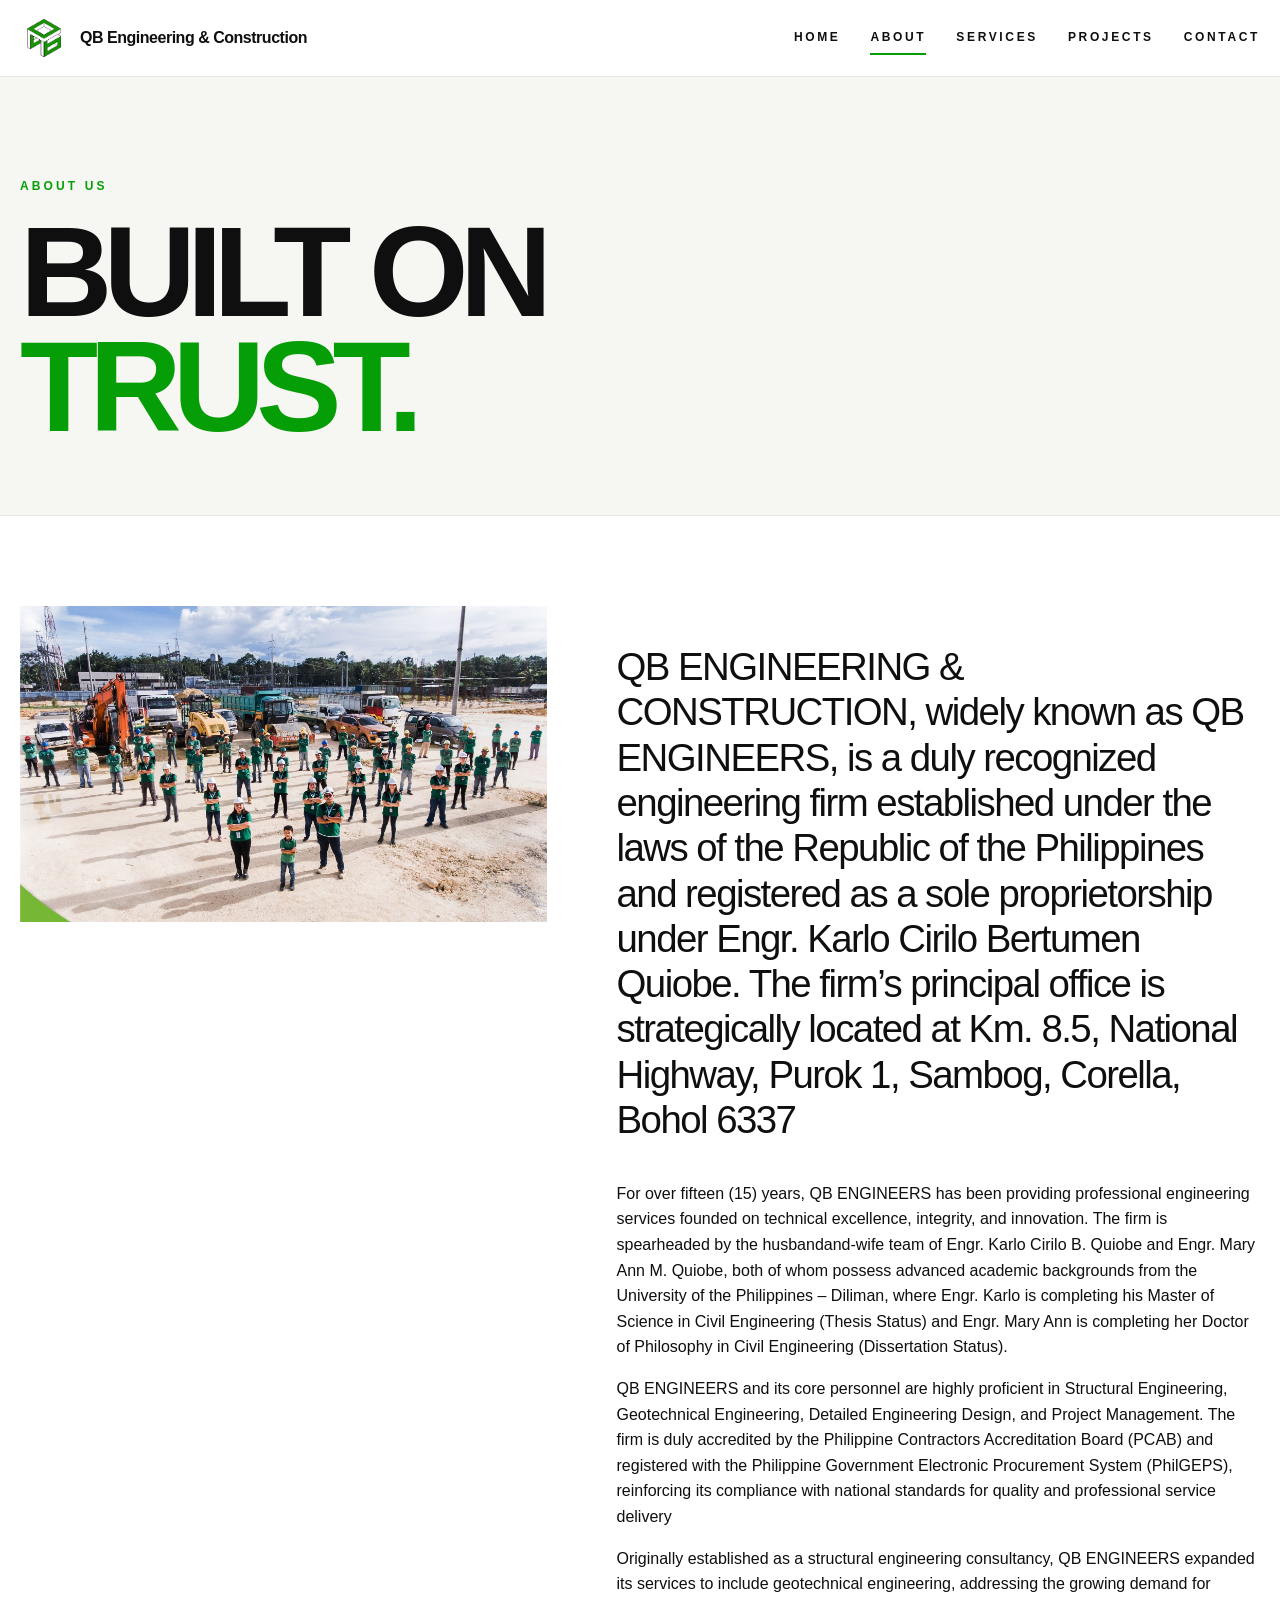
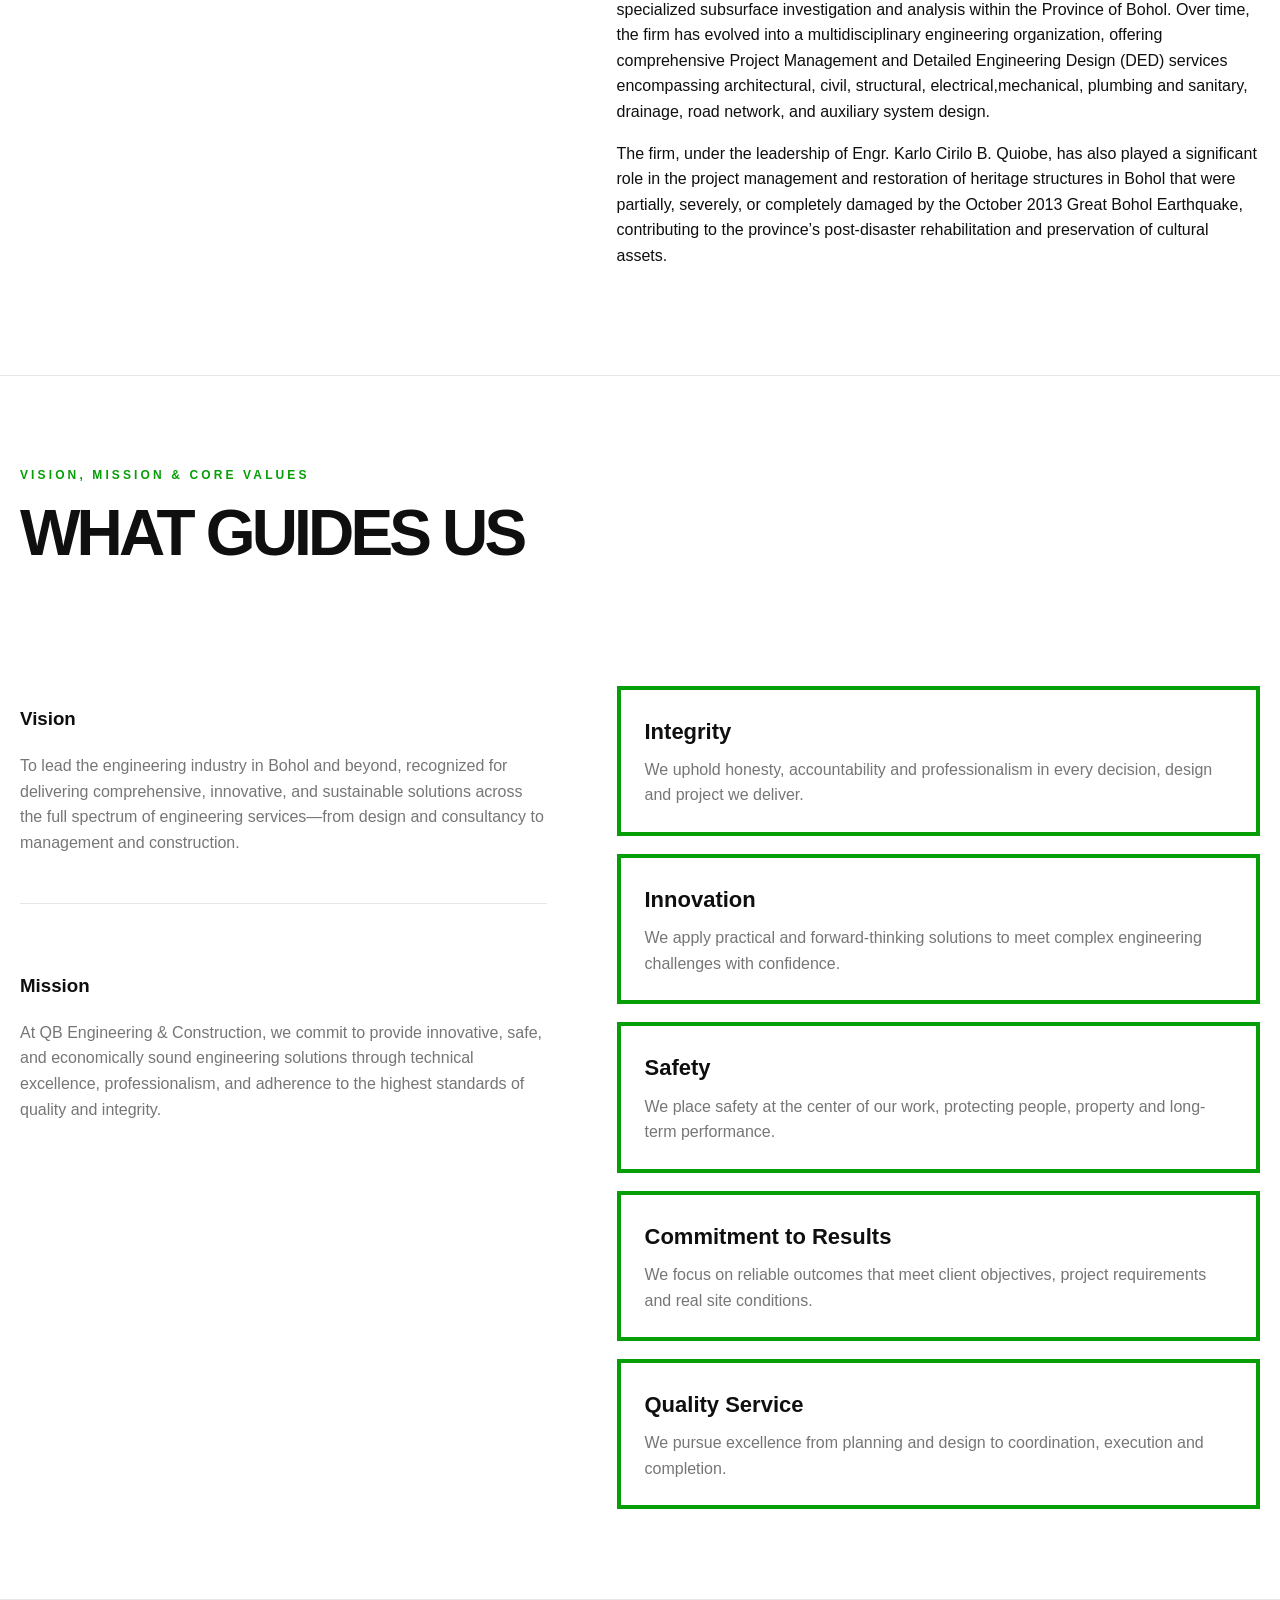
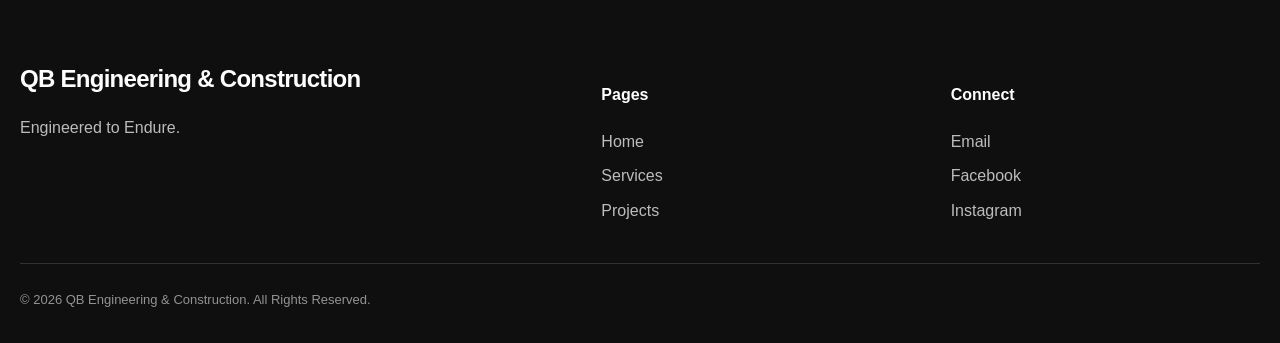
<file: about.html>
<!doctype html>
<html lang="en">
<head>
  <meta charset="utf-8">
  <meta name="viewport" content="width=device-width, initial-scale=1">
  <title>About | QB Engineering & Construction</title>
  <link rel="icon" type="image/png" href="QB.png">
  <link rel="stylesheet" href="css/style.css">
</head>
<body>
  <header class="site-header">
    <div class="container nav">
      <a class="brand" href="index.html"><img src="images/QB.png" alt="QB logo"><span>QB Engineering & Construction</span></a>
      <button class="menu-toggle" aria-label="Open menu">☰</button>
      <nav class="nav-links"><a href="index.html">Home</a><a class="active" href="about.html">About</a><a href="services.html">Services</a><a href="projects.html">Projects</a><a href="contact.html">Contact</a></nav>
    </div>
  </header>

  <main>
    <section class="page-hero">
      <div class="container">
        <div class="eyebrow">About Us</div>
        <h1>Built on<br><span>Trust.</span></h1>
      </div>
    </section>

    <section class="section">
      <div class="container two-col">
        <div><img src="images/group.jpg" alt="QB Engineering team and project work"></div>
        <div>
          <p class="lead">QB ENGINEERING & CONSTRUCTION, widely known as QB ENGINEERS, is a duly recognized engineering firm established under the laws of the Republic of the Philippines and registered as a sole proprietorship under Engr. Karlo Cirilo Bertumen Quiobe. The firm’s principal office is strategically located at Km. 8.5, National Highway, Purok 1, Sambog, Corella, Bohol 6337</p>
          <p>For over fifteen (15) years, QB ENGINEERS has been providing professional engineering services founded on technical excellence, integrity, and innovation. The firm is spearheaded by the husbandand-wife team of Engr. Karlo Cirilo B. Quiobe and Engr. Mary Ann M. Quiobe, both of whom possess advanced academic backgrounds from the University of the Philippines – Diliman, where Engr. Karlo is completing his Master of Science in Civil Engineering (Thesis Status) and Engr. Mary Ann is completing her Doctor of Philosophy in Civil Engineering (Dissertation Status).</p>
          <p>QB ENGINEERS and its core personnel are highly proficient in Structural Engineering, Geotechnical Engineering, Detailed Engineering Design, and Project Management. The firm is duly accredited by the Philippine Contractors Accreditation Board (PCAB) and registered with the Philippine Government Electronic Procurement System (PhilGEPS), reinforcing its compliance with national standards for quality and professional service delivery</p>
          <p>Originally established as a structural engineering consultancy, QB ENGINEERS expanded its services to include geotechnical engineering, addressing the growing demand for specialized subsurface investigation and analysis within the Province of Bohol. Over time, the firm has evolved into a multidisciplinary engineering organization, offering comprehensive Project Management and Detailed Engineering Design (DED) services encompassing architectural, civil, structural, electrical,mechanical, plumbing and sanitary, drainage, road network, and auxiliary system design.</p>
          <p>The firm, under the leadership of Engr. Karlo Cirilo B. Quiobe, has also played a significant role in the project management and restoration of heritage structures in Bohol that were partially, severely, or completely damaged by the October 2013 Great Bohol Earthquake, contributing to the province’s post-disaster rehabilitation and preservation of cultural assets.</p>
        </div>
      </div>
    </section>

    <section class="section">
  <div class="container">
    
    <div class="section-header">
      <div>
        <div class="eyebrow">Vision, Mission & Core Values</div>
        <h2 class="section-title">What Guides Us</h2>
      </div>
    </div>
    
    <div class="two-col">
      
      <!-- ============================== -->
      <!-- LEFT COLUMN: Vision & Mission  -->
      <!-- ============================== -->
      <div>
        <h3>Vision</h3>
        <p class="muted">To lead the engineering industry in Bohol and beyond, recognized for delivering comprehensive, innovative, and sustainable solutions across the full spectrum of engineering services—from design and consultancy to management and construction.</p>
        
        <div class="mission-block">
          <h3>Mission</h3>
          <p class="muted">At QB Engineering & Construction, we commit to provide innovative, safe, and economically sound engineering solutions through technical excellence, professionalism, and adherence to the highest standards of quality and integrity.</p>
        </div>
      </div> <!-- !!! THIS WAS THE MISSING TAG !!! -->
      

      <!-- ============================== -->
      <!-- RIGHT COLUMN: Core Values      -->
      <!-- ============================== -->
      <div class="value-list">
        <div class="value-item">
          <h3>Integrity</h3>
          <p>We uphold honesty, accountability and professionalism in every decision, design and project we deliver.</p>
        </div>
        <div class="value-item">
          <h3>Innovation</h3>
          <p>We apply practical and forward-thinking solutions to meet complex engineering challenges with confidence.</p>
        </div>
        <div class="value-item">
          <h3>Safety</h3>
          <p>We place safety at the center of our work, protecting people, property and long-term performance.</p>
        </div>
        <div class="value-item">
          <h3>Commitment to Results</h3>
          <p>We focus on reliable outcomes that meet client objectives, project requirements and real site conditions.</p>
        </div>
        <div class="value-item">
          <h3>Quality Service</h3>
          <p>We pursue excellence from planning and design to coordination, execution and completion.</p>
        </div>
      </div>
      
    </div>
  </div>
</section>
  </main>

  <footer class="site-footer">
    <div class="container footer-grid">
      <div><h3 class="footer-title">QB Engineering & Construction</h3><p>Engineered to Endure.</p></div>
      <div><h4>Pages</h4><div class="footer-links"><a href="index.html">Home</a><a href="services.html">Services</a><a href="projects.html">Projects</a></div></div>
      <div><h4>Connect</h4><div class="footer-links"><a href="mailto:contact@qbengineers.com">Email</a><a href="#">Facebook</a><a href="#">Instagram</a></div></div>
    </div>
    <div class="container copyright">© 2026 QB Engineering & Construction. All Rights Reserved.</div>
  </footer>
  <script src="js/main.js"></script>
</body>
</html>
</file>
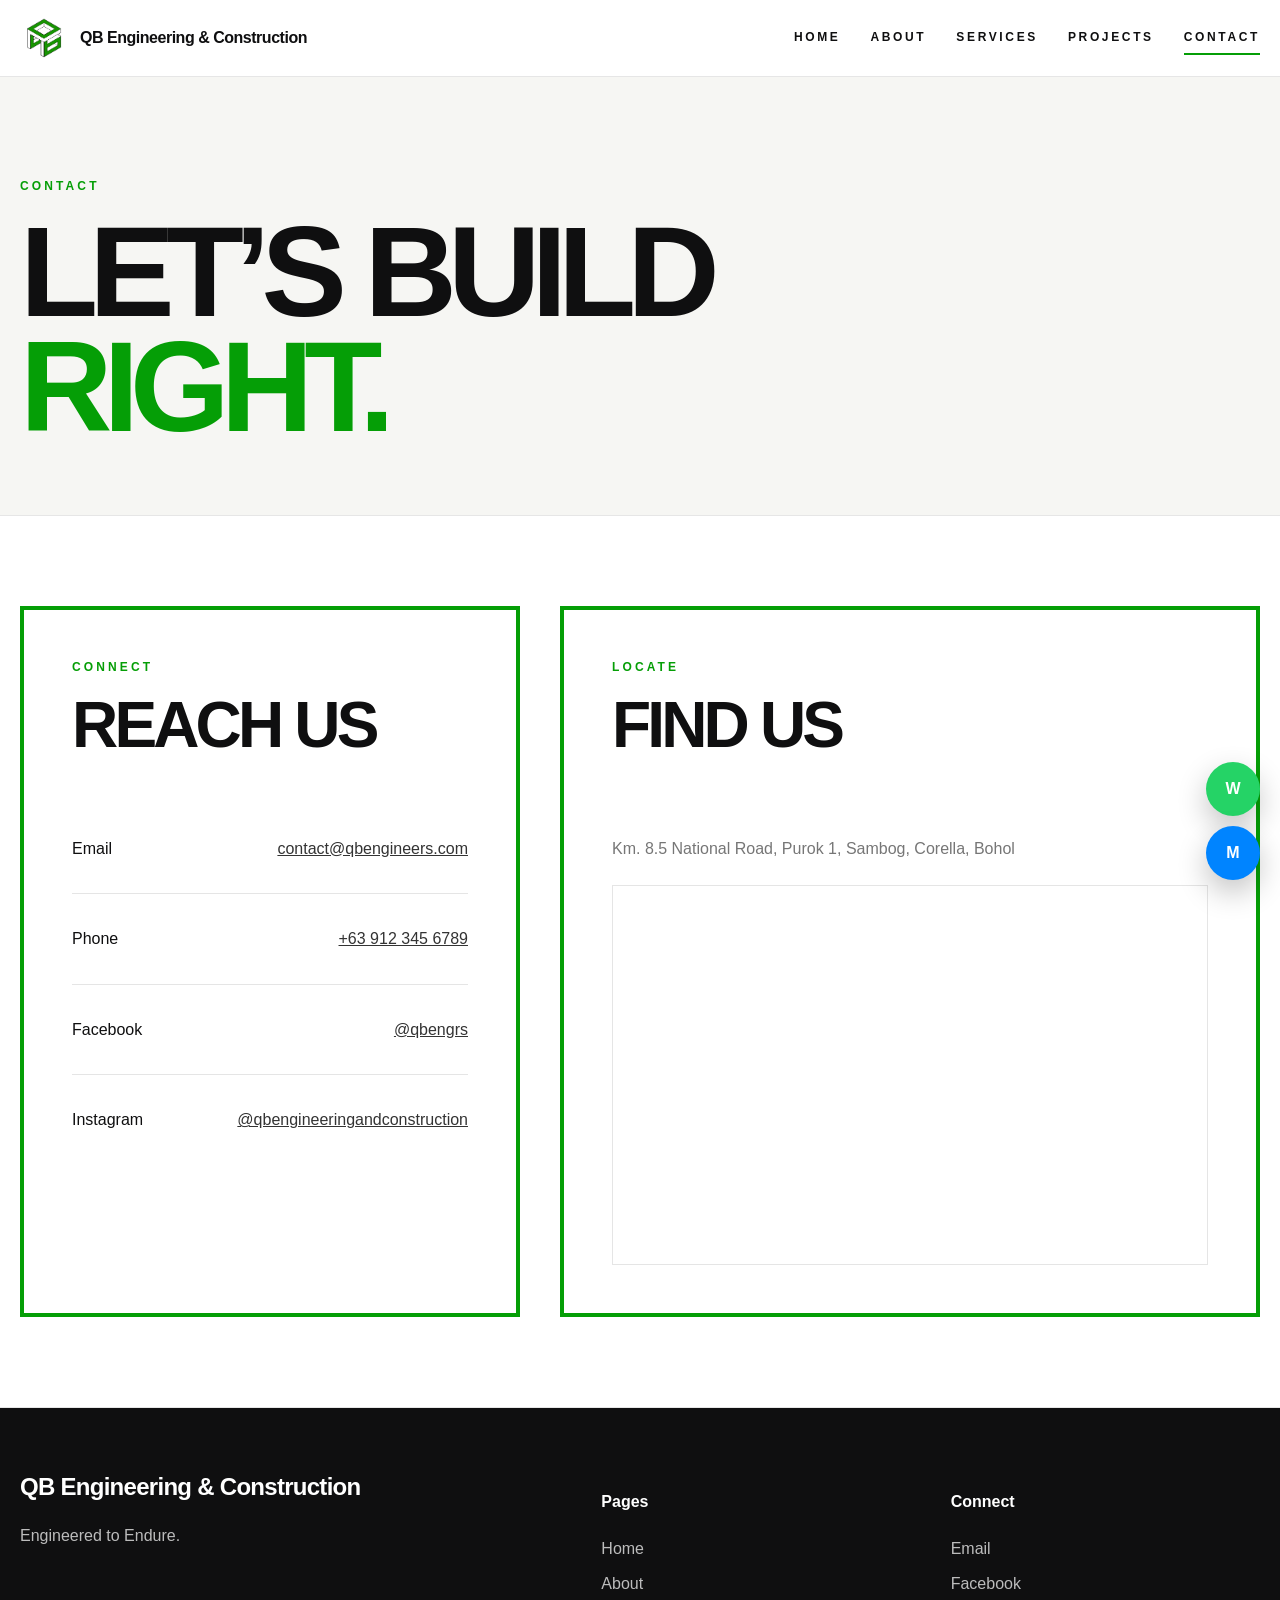
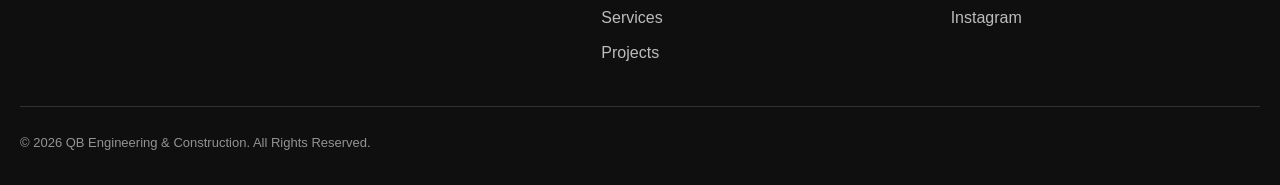
<file: contact.html>
<!doctype html>
<html lang="en">
<head>
  <meta charset="utf-8">
  <meta name="viewport" content="width=device-width, initial-scale=1">
  <title>Contact | QB Engineering & Construction</title>
  <link rel="icon" type="image/png" href="QB.png">
  <link rel="stylesheet" href="css/style.css">
</head>
<body>
  <header class="site-header">
    <div class="container nav">
      <a class="brand" href="index.html"><img src="images/QB.png" alt="QB logo"><span>QB Engineering & Construction</span></a>
      <button class="menu-toggle" aria-label="Open menu">☰</button>
      <nav class="nav-links"><a href="index.html">Home</a><a href="about.html">About</a><a href="services.html">Services</a><a href="projects.html">Projects</a><a class="active" href="contact.html">Contact</a></nav>
    </div>
  </header>

  <main>
    <section class="page-hero">
      <div class="container">
        <div class="eyebrow">Contact</div>
        <h1>Let’s Build<br><span>Right.</span></h1>
      </div>
    </section>

   <section class="section">
  <div class="container contact-grid">

    <!-- Left: Contact details -->
    <div class="contact-panel">
      <div class="eyebrow">Connect</div>
      <h2 class="section-title">Reach Us</h2>
  
      <div class="contact-row">
        <span>Email</span>
        <a href="mailto:contact@qbengineers.com">contact@qbengineers.com</a>
      </div>

      <div class="contact-row">
        <span>Phone</span>
        <a href="tel:+639123456789">+63 912 345 6789</a>
      </div>

      <div class="contact-row">
        <span>Facebook</span>
        <a href="https://www.facebook.com/qbengrs/" target="_blank" rel="noopener">@qbengrs</a>
      </div>

      <div class="contact-row">
        <span>Instagram</span>
        <a href="https://www.instagram.com/qbengineeringandconstruction/" target="_blank" rel="noopener">@qbengineeringandconstruction</a>
      </div>
    </div>

    <!-- Right: Map -->
    <div class="contact-panel">
      <div class="eyebrow">Locate</div>
      <h2 class="section-title">Find Us</h2>
      <p class="muted">Km. 8.5 National Road, Purok 1, Sambog, Corella, Bohol</p>

      <div class="map-box">
        <iframe
          src="https://maps.google.com/maps?q=9.6812581,123.9071488+(QB+Engineering+and+Construction)&z=16&output=embed"
          title="QB Engineering and Construction location"
          loading="lazy"
          allowfullscreen>
        </iframe>
      </div>
    </div>

  </div>
</section>
  </main>

  <footer class="site-footer"><div class="container footer-grid"><div><h3 class="footer-title">QB Engineering & Construction</h3><p>Engineered to Endure.</p></div><div><h4>Pages</h4><div class="footer-links"><a href="index.html">Home</a><a href="about.html">About</a><a href="services.html">Services</a><a href="projects.html">Projects</a></div></div><div><h4>Connect</h4><div class="footer-links"><a href="mailto:contact@qbengineers.com">Email</a><a href="#">Facebook</a><a href="#">Instagram</a></div></div></div><div class="container copyright">© 2026 QB Engineering & Construction. All Rights Reserved.</div></footer>

  <div class="floating-chat">
    <a class="chat-button whatsapp" href="https://wa.me/639123456789" target="_blank" rel="noopener" aria-label="WhatsApp">W</a>
    <a class="chat-button messenger" href="https://m.me/YOUR-FACEBOOK-PAGE" target="_blank" rel="noopener" aria-label="Messenger">M</a>
  </div>
  <script src="js/main.js"></script>
</body>
</html>
</file>
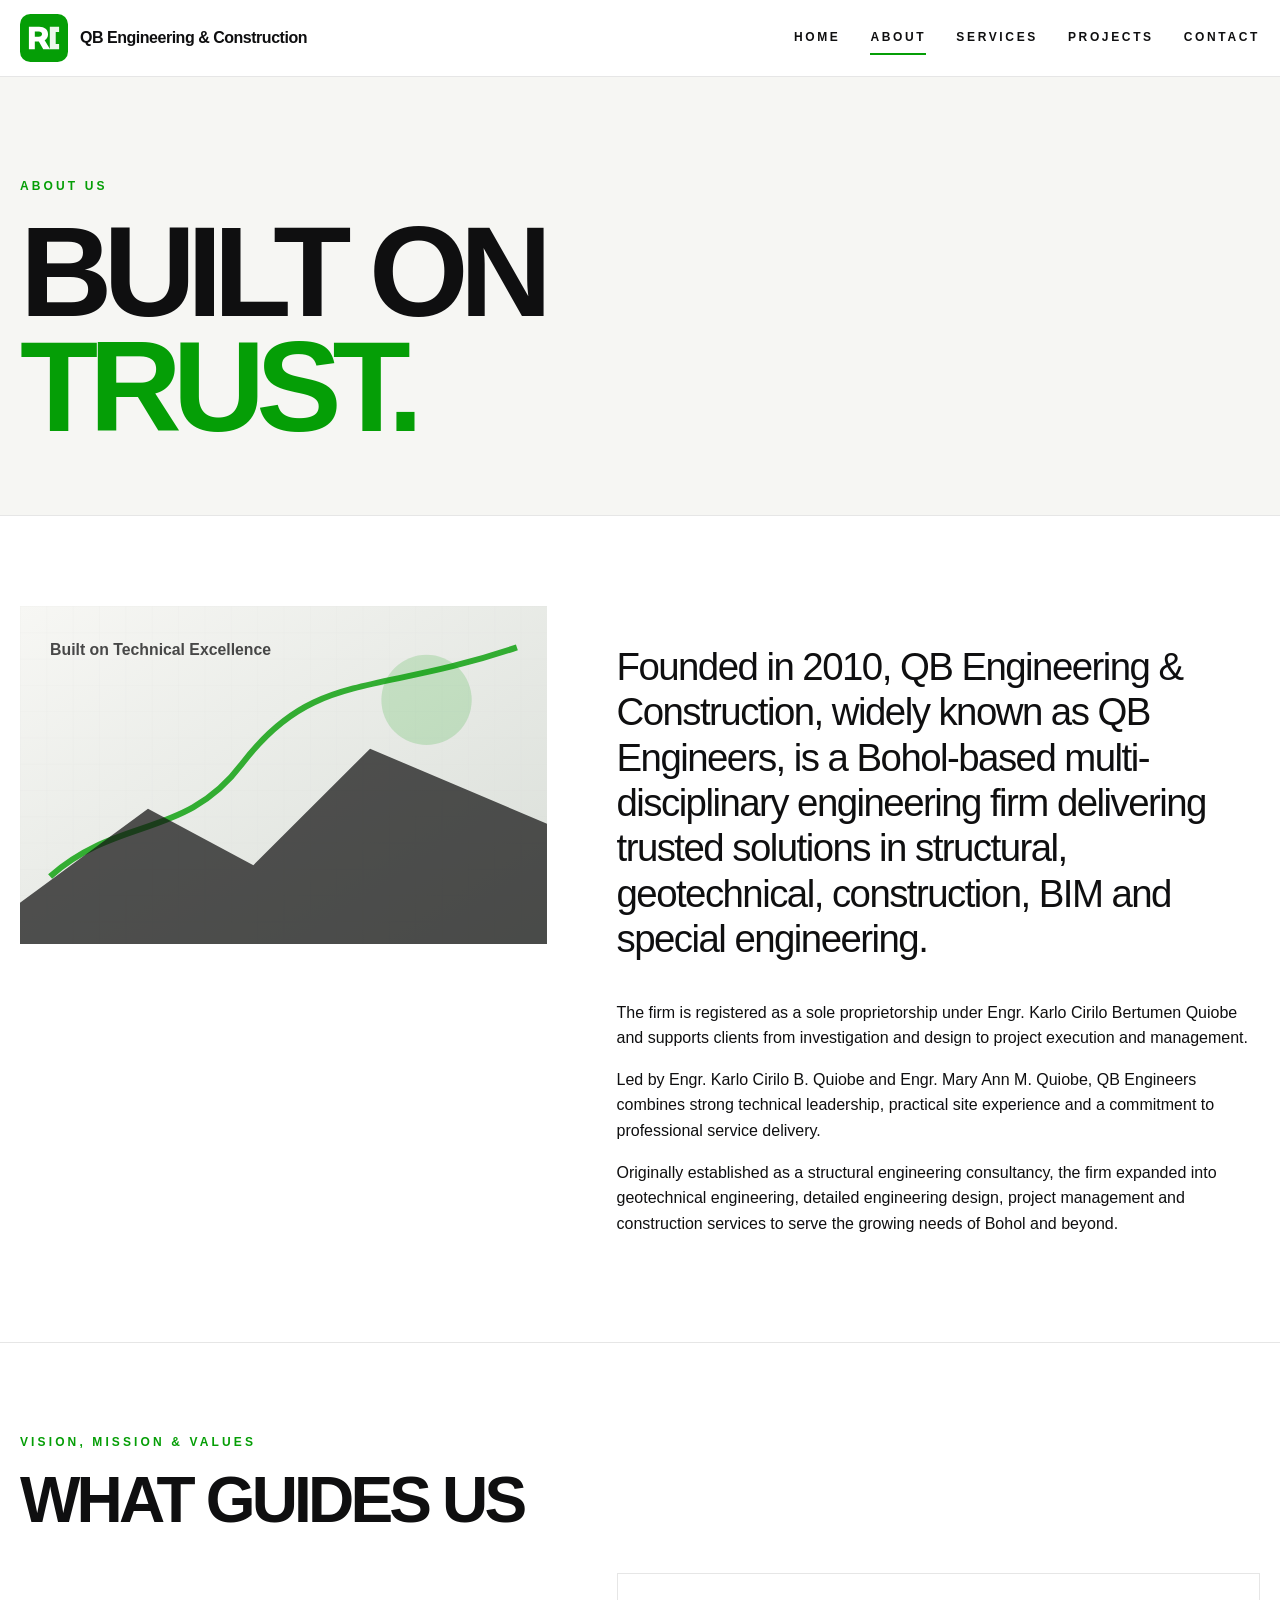
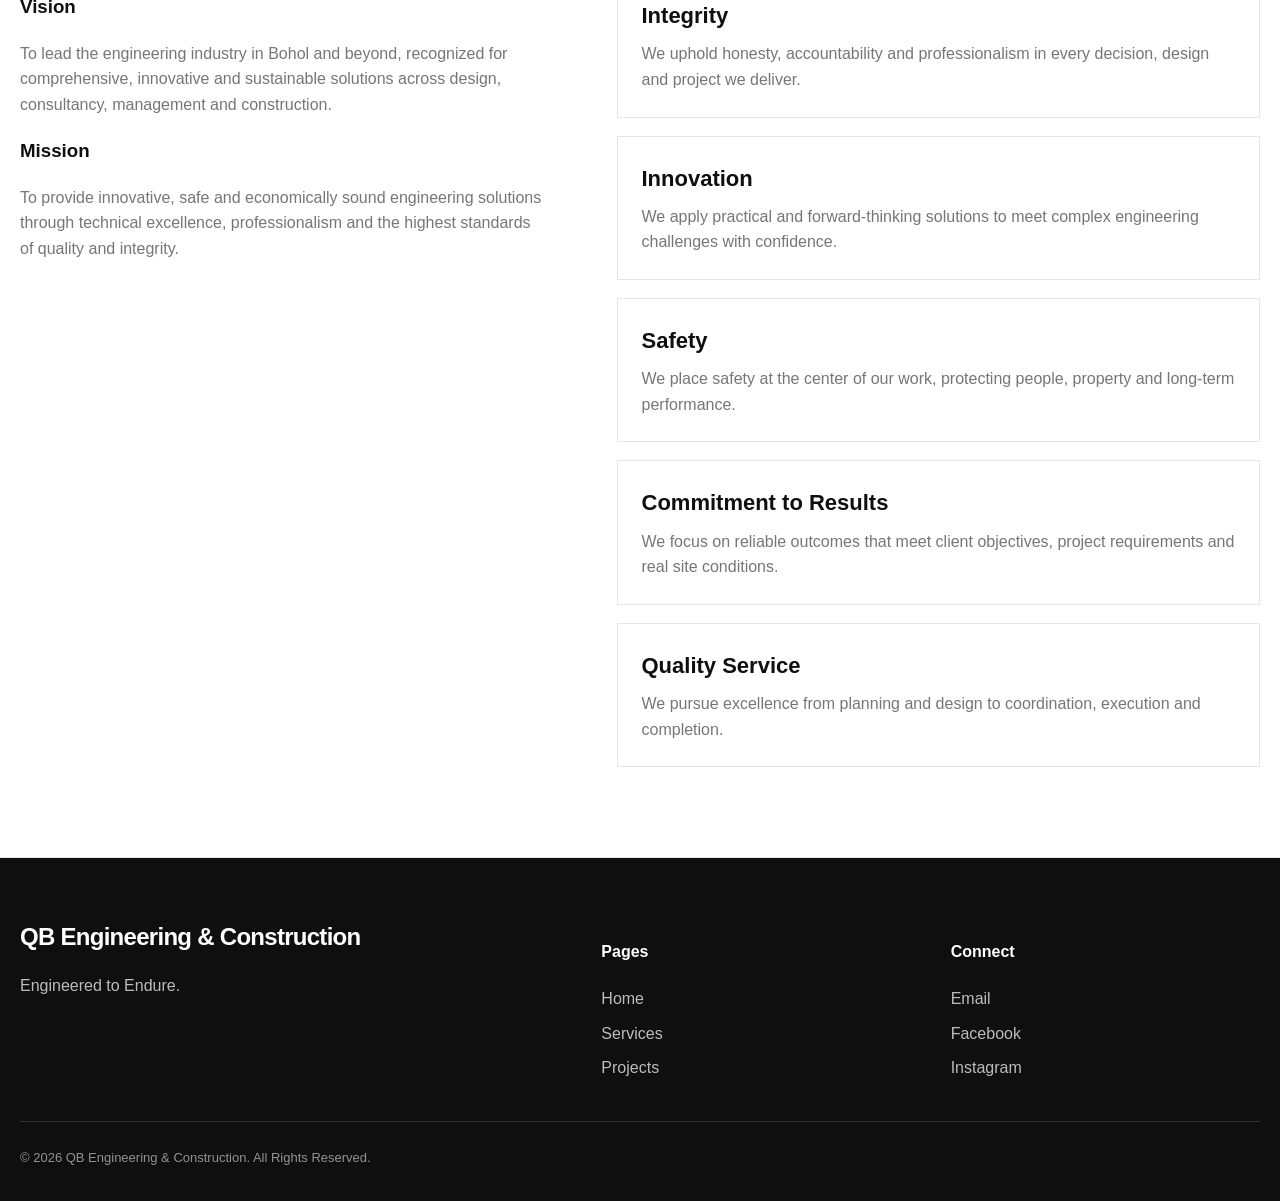
<file: qb-github-fixed/about.html>
<!doctype html>
<html lang="en">
<head>
  <meta charset="utf-8">
  <meta name="viewport" content="width=device-width, initial-scale=1">
  <title>About | QB Engineering & Construction</title>
  <link rel="stylesheet" href="css/style.css">
</head>
<body>
  <header class="site-header">
    <div class="container nav">
      <a class="brand" href="index.html"><img src="images/qb-logo.svg" alt="QB logo"><span>QB Engineering & Construction</span></a>
      <button class="menu-toggle" aria-label="Open menu">☰</button>
      <nav class="nav-links"><a href="index.html">Home</a><a class="active" href="about.html">About</a><a href="services.html">Services</a><a href="projects.html">Projects</a><a href="contact.html">Contact</a></nav>
    </div>
  </header>

  <main>
    <section class="page-hero">
      <div class="container">
        <div class="eyebrow">About Us</div>
        <h1>Built on<br><span>Trust.</span></h1>
      </div>
    </section>

    <section class="section">
      <div class="container two-col">
        <div><img src="images/about.svg" alt="QB Engineering team and project work"></div>
        <div>
          <p class="lead">Founded in 2010, QB Engineering & Construction, widely known as QB Engineers, is a Bohol-based multi-disciplinary engineering firm delivering trusted solutions in structural, geotechnical, construction, BIM and special engineering.</p>
          <p>The firm is registered as a sole proprietorship under Engr. Karlo Cirilo Bertumen Quiobe and supports clients from investigation and design to project execution and management.</p>
          <p>Led by Engr. Karlo Cirilo B. Quiobe and Engr. Mary Ann M. Quiobe, QB Engineers combines strong technical leadership, practical site experience and a commitment to professional service delivery.</p>
          <p>Originally established as a structural engineering consultancy, the firm expanded into geotechnical engineering, detailed engineering design, project management and construction services to serve the growing needs of Bohol and beyond.</p>
        </div>
      </div>
    </section>

    <section class="section">
      <div class="container">
        <div class="section-header">
          <div><div class="eyebrow">Vision, Mission & Values</div><h2 class="section-title">What Guides Us</h2></div>
        </div>
        <div class="two-col">
          <div>
            <h3>Vision</h3>
            <p class="muted">To lead the engineering industry in Bohol and beyond, recognized for comprehensive, innovative and sustainable solutions across design, consultancy, management and construction.</p>
            <h3>Mission</h3>
            <p class="muted">To provide innovative, safe and economically sound engineering solutions through technical excellence, professionalism and the highest standards of quality and integrity.</p>
          </div>
          <div class="value-list">
            <div class="value-item"><h3>Integrity</h3><p>We uphold honesty, accountability and professionalism in every decision, design and project we deliver.</p></div>
            <div class="value-item"><h3>Innovation</h3><p>We apply practical and forward-thinking solutions to meet complex engineering challenges with confidence.</p></div>
            <div class="value-item"><h3>Safety</h3><p>We place safety at the center of our work, protecting people, property and long-term performance.</p></div>
            <div class="value-item"><h3>Commitment to Results</h3><p>We focus on reliable outcomes that meet client objectives, project requirements and real site conditions.</p></div>
            <div class="value-item"><h3>Quality Service</h3><p>We pursue excellence from planning and design to coordination, execution and completion.</p></div>
          </div>
        </div>
      </div>
    </section>
  </main>

  <footer class="site-footer">
    <div class="container footer-grid">
      <div><h3 class="footer-title">QB Engineering & Construction</h3><p>Engineered to Endure.</p></div>
      <div><h4>Pages</h4><div class="footer-links"><a href="index.html">Home</a><a href="services.html">Services</a><a href="projects.html">Projects</a></div></div>
      <div><h4>Connect</h4><div class="footer-links"><a href="mailto:contact@qbengineers.com">Email</a><a href="#">Facebook</a><a href="#">Instagram</a></div></div>
    </div>
    <div class="container copyright">© 2026 QB Engineering & Construction. All Rights Reserved.</div>
  </footer>
  <script src="js/main.js"></script>
</body>
</html>
</file>
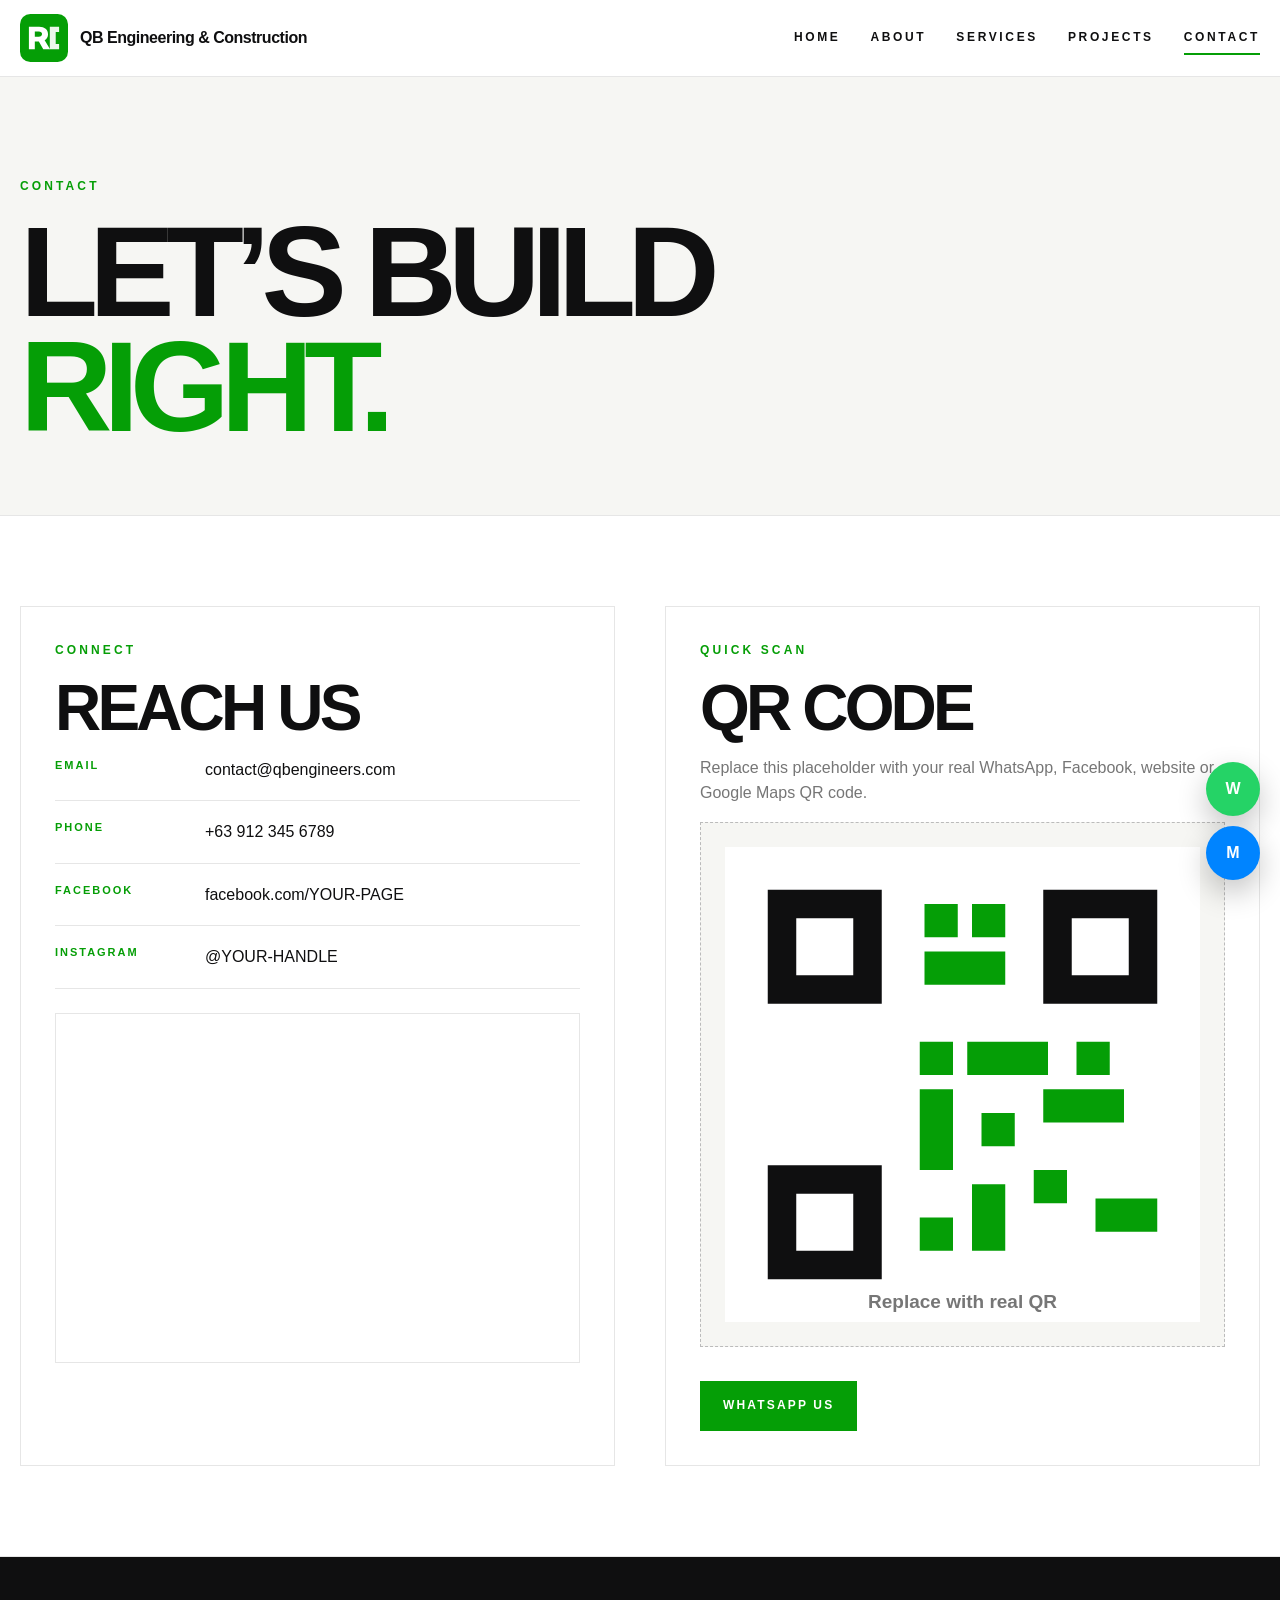
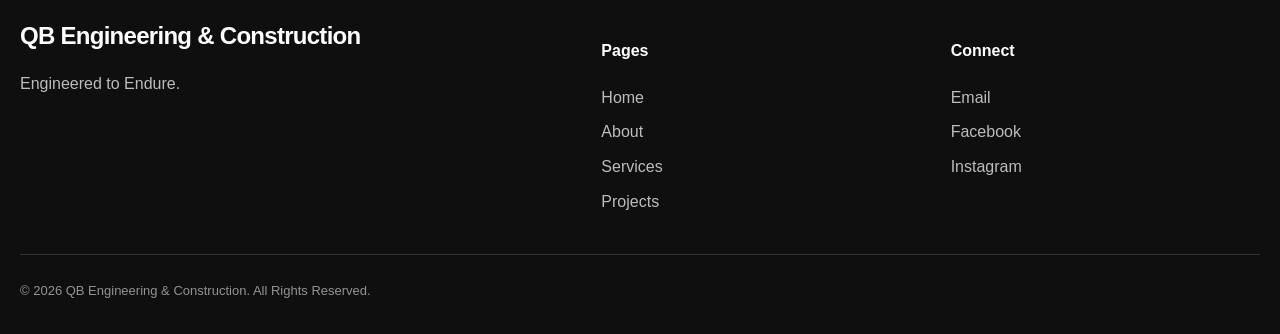
<file: qb-github-fixed/contact.html>
<!doctype html>
<html lang="en">
<head>
  <meta charset="utf-8">
  <meta name="viewport" content="width=device-width, initial-scale=1">
  <title>Contact | QB Engineering & Construction</title>
  <link rel="stylesheet" href="css/style.css">
</head>
<body>
  <header class="site-header">
    <div class="container nav">
      <a class="brand" href="index.html"><img src="images/qb-logo.svg" alt="QB logo"><span>QB Engineering & Construction</span></a>
      <button class="menu-toggle" aria-label="Open menu">☰</button>
      <nav class="nav-links"><a href="index.html">Home</a><a href="about.html">About</a><a href="services.html">Services</a><a href="projects.html">Projects</a><a class="active" href="contact.html">Contact</a></nav>
    </div>
  </header>

  <main>
    <section class="page-hero">
      <div class="container">
        <div class="eyebrow">Contact</div>
        <h1>Let’s Build<br><span>Right.</span></h1>
      </div>
    </section>

    <section class="section">
      <div class="container contact-grid">
        <div class="contact-panel">
          <div class="eyebrow">Connect</div>
          <h2 class="section-title">Reach Us</h2>
          <div class="contact-row"><span>Email</span><a href="mailto:contact@qbengineers.com">contact@qbengineers.com</a></div>
          <div class="contact-row"><span>Phone</span><a href="tel:+639123456789">+63 912 345 6789</a></div>
          <div class="contact-row"><span>Facebook</span><a href="https://facebook.com/YOUR-PAGE" target="_blank" rel="noopener">facebook.com/YOUR-PAGE</a></div>
          <div class="contact-row"><span>Instagram</span><a href="https://instagram.com/YOUR-HANDLE" target="_blank" rel="noopener">@YOUR-HANDLE</a></div>
          <div class="map-box">
            <iframe src="https://maps.google.com/maps?q=9.6812581,123.9071488+(QB+Engineering+and+Construction)&z=16&output=embed" title="QB Engineering and Construction location" loading="lazy" allowfullscreen></iframe>
          </div>
        </div>
        <div class="contact-panel">
          <div class="eyebrow">Quick Scan</div>
          <h2 class="section-title">QR Code</h2>
          <p class="muted">Replace this placeholder with your real WhatsApp, Facebook, website or Google Maps QR code.</p>
          <div class="qr-box"><img src="images/qr-code.svg" alt="QR code placeholder"></div>
          <div class="actions"><a class="button primary" href="https://wa.me/639123456789" target="_blank" rel="noopener">WhatsApp Us</a></div>
        </div>
      </div>
    </section>
  </main>

  <footer class="site-footer"><div class="container footer-grid"><div><h3 class="footer-title">QB Engineering & Construction</h3><p>Engineered to Endure.</p></div><div><h4>Pages</h4><div class="footer-links"><a href="index.html">Home</a><a href="about.html">About</a><a href="services.html">Services</a><a href="projects.html">Projects</a></div></div><div><h4>Connect</h4><div class="footer-links"><a href="mailto:contact@qbengineers.com">Email</a><a href="#">Facebook</a><a href="#">Instagram</a></div></div></div><div class="container copyright">© 2026 QB Engineering & Construction. All Rights Reserved.</div></footer>

  <div class="floating-chat">
    <a class="chat-button whatsapp" href="https://wa.me/639123456789" target="_blank" rel="noopener" aria-label="WhatsApp">W</a>
    <a class="chat-button messenger" href="https://m.me/YOUR-FACEBOOK-PAGE" target="_blank" rel="noopener" aria-label="Messenger">M</a>
  </div>
  <script src="js/main.js"></script>
</body>
</html>
</file>
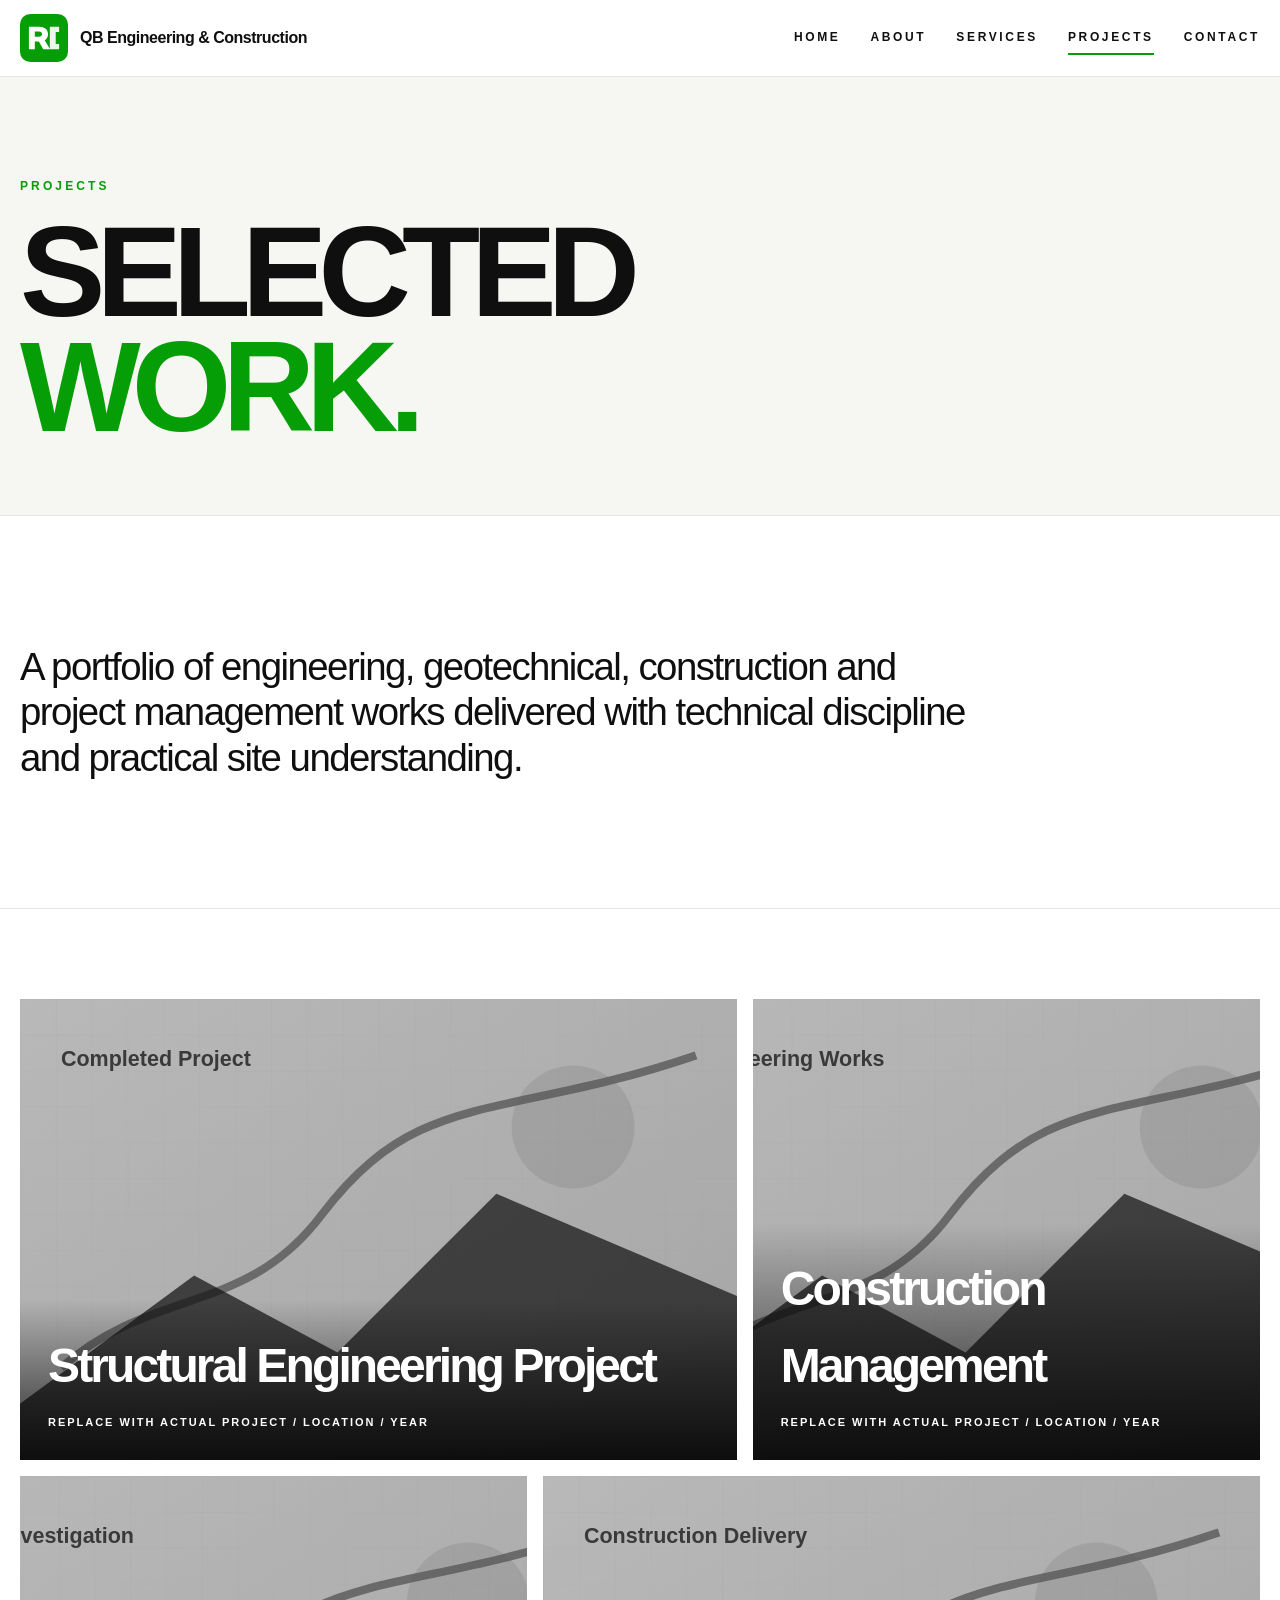
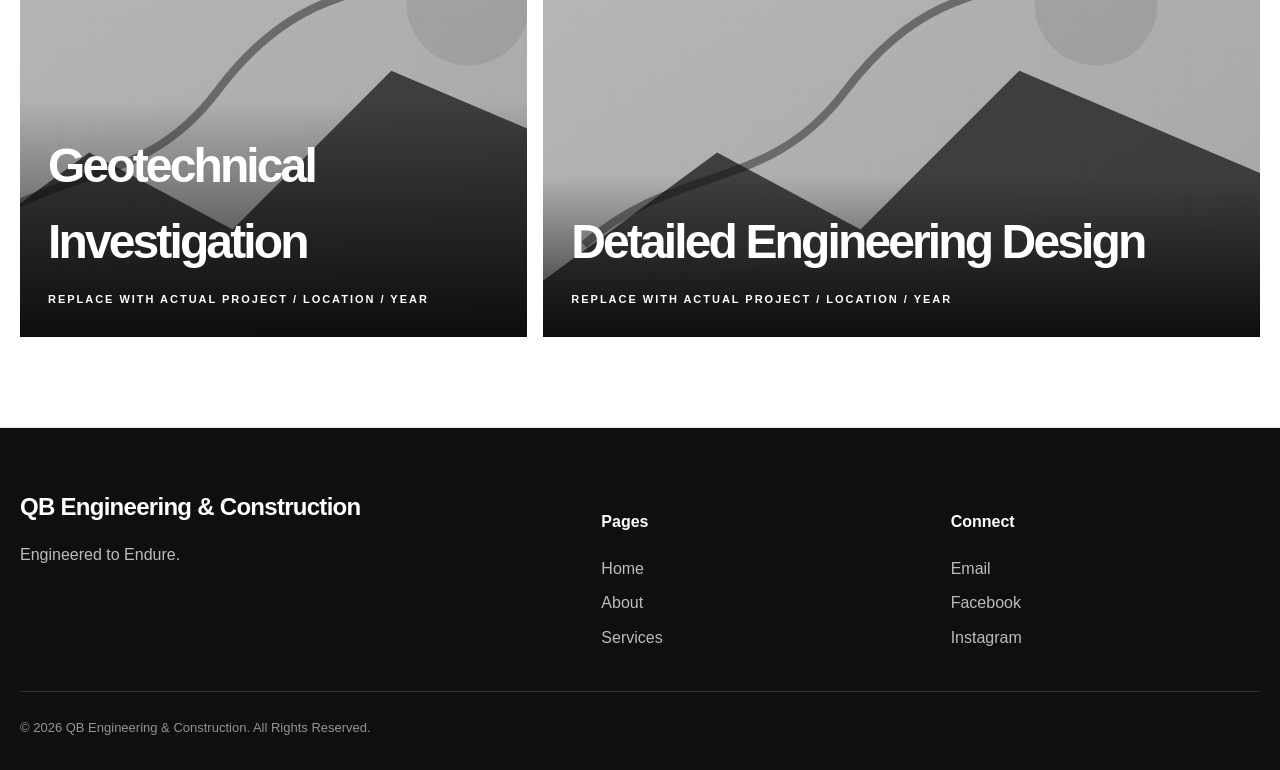
<file: qb-github-fixed/projects.html>
<!doctype html>
<html lang="en">
<head>
  <meta charset="utf-8">
  <meta name="viewport" content="width=device-width, initial-scale=1">
  <title>Projects | QB Engineering & Construction</title>
  <link rel="stylesheet" href="css/style.css">
</head>
<body>
  <header class="site-header">
    <div class="container nav">
      <a class="brand" href="index.html"><img src="images/qb-logo.svg" alt="QB logo"><span>QB Engineering & Construction</span></a>
      <button class="menu-toggle" aria-label="Open menu">☰</button>
      <nav class="nav-links"><a href="index.html">Home</a><a href="about.html">About</a><a href="services.html">Services</a><a class="active" href="projects.html">Projects</a><a href="contact.html">Contact</a></nav>
    </div>
  </header>

  <main>
    <section class="page-hero">
      <div class="container">
        <div class="eyebrow">Projects</div>
        <h1>Selected<br><span>Work.</span></h1>
      </div>
    </section>

    <section class="section">
      <div class="container">
        <p class="lead">A portfolio of engineering, geotechnical, construction and project management works delivered with technical discipline and practical site understanding.</p>
      </div>
    </section>

    <section class="section">
      <div class="container project-grid">
        <article class="project-card large"><img src="images/project-01.svg" alt="Project photo"><div class="project-info"><h3>Structural Engineering Project</h3><p>Replace with actual project / Location / Year</p></div></article>
        <article class="project-card small"><img src="images/project-02.svg" alt="Project photo"><div class="project-info"><h3>Construction Management</h3><p>Replace with actual project / Location / Year</p></div></article>
        <article class="project-card small"><img src="images/project-03.svg" alt="Project photo"><div class="project-info"><h3>Geotechnical Investigation</h3><p>Replace with actual project / Location / Year</p></div></article>
        <article class="project-card large"><img src="images/project-04.svg" alt="Project photo"><div class="project-info"><h3>Detailed Engineering Design</h3><p>Replace with actual project / Location / Year</p></div></article>
      </div>
    </section>
  </main>

  <footer class="site-footer"><div class="container footer-grid"><div><h3 class="footer-title">QB Engineering & Construction</h3><p>Engineered to Endure.</p></div><div><h4>Pages</h4><div class="footer-links"><a href="index.html">Home</a><a href="about.html">About</a><a href="services.html">Services</a></div></div><div><h4>Connect</h4><div class="footer-links"><a href="mailto:contact@qbengineers.com">Email</a><a href="#">Facebook</a><a href="#">Instagram</a></div></div></div><div class="container copyright">© 2026 QB Engineering & Construction. All Rights Reserved.</div></footer>
  <script src="js/main.js"></script>
</body>
</html>
</file>
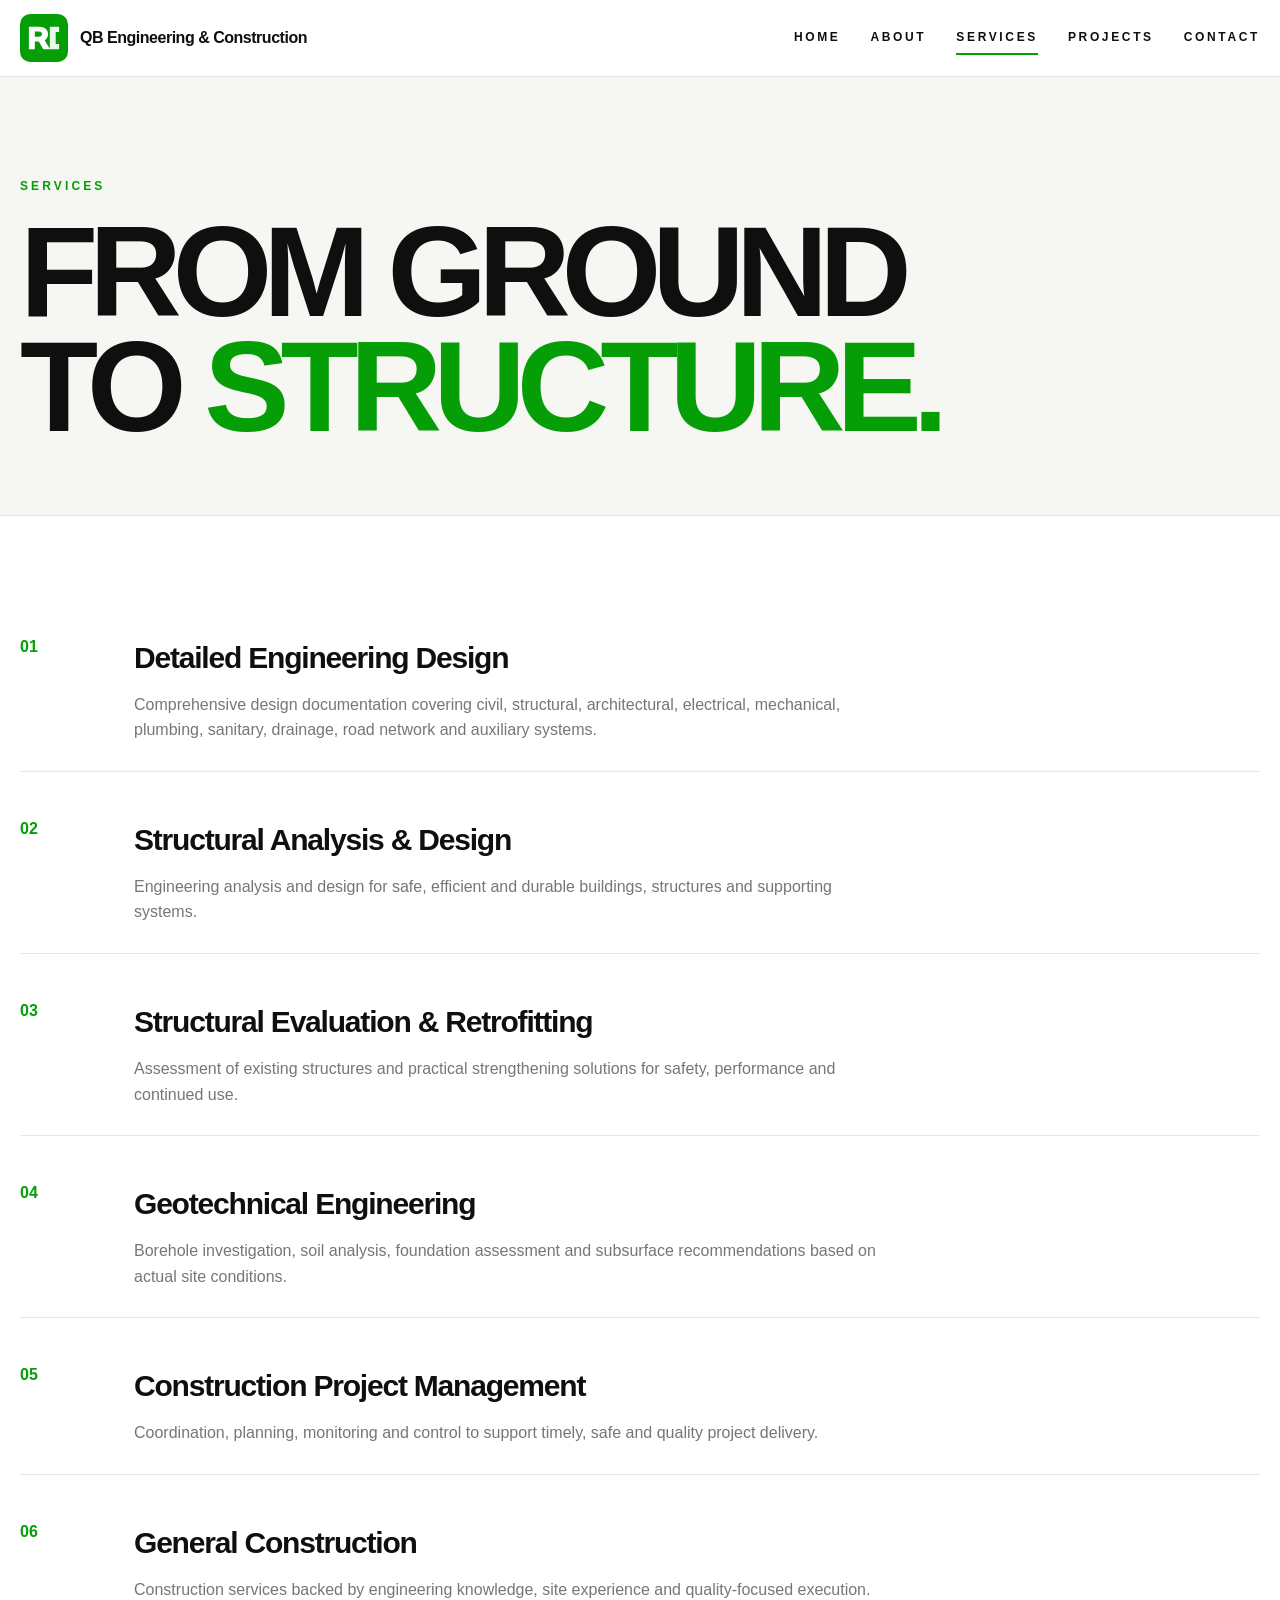
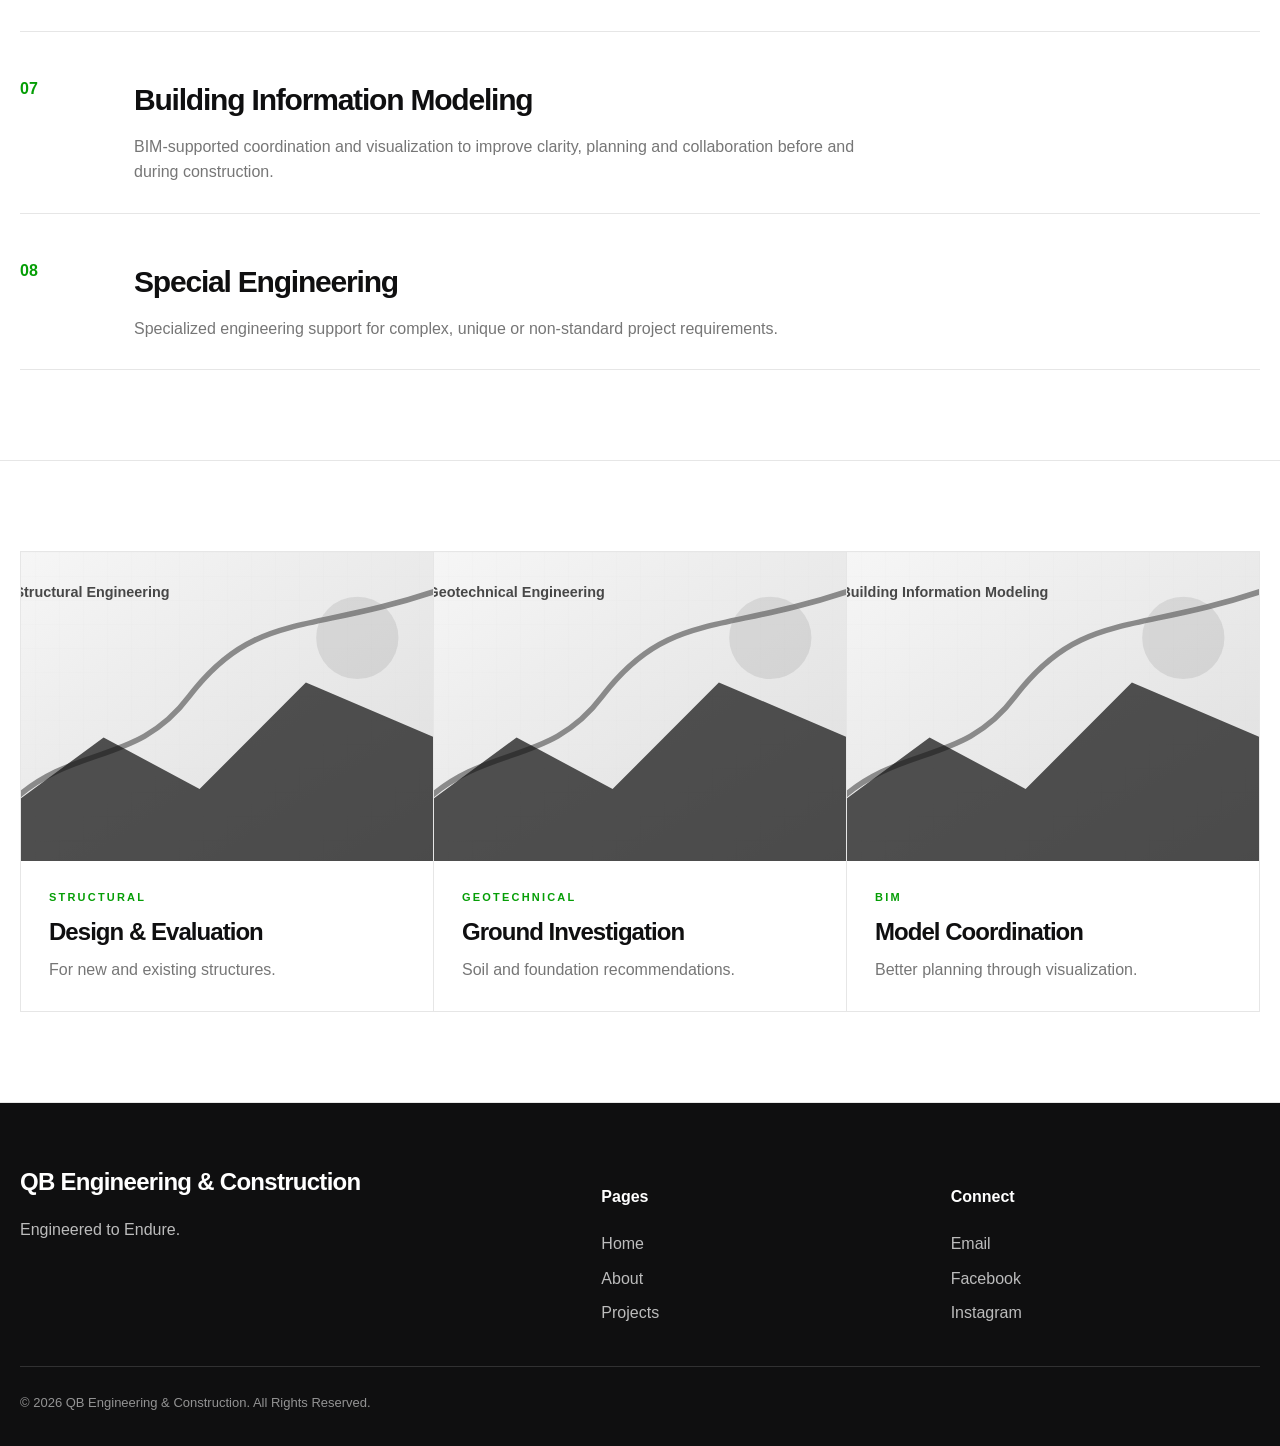
<file: qb-github-fixed/services.html>
<!doctype html>
<html lang="en">
<head>
  <meta charset="utf-8">
  <meta name="viewport" content="width=device-width, initial-scale=1">
  <title>Services | QB Engineering & Construction</title>
  <link rel="stylesheet" href="css/style.css">
</head>
<body>
  <header class="site-header">
    <div class="container nav">
      <a class="brand" href="index.html"><img src="images/qb-logo.svg" alt="QB logo"><span>QB Engineering & Construction</span></a>
      <button class="menu-toggle" aria-label="Open menu">☰</button>
      <nav class="nav-links"><a href="index.html">Home</a><a href="about.html">About</a><a class="active" href="services.html">Services</a><a href="projects.html">Projects</a><a href="contact.html">Contact</a></nav>
    </div>
  </header>

  <main>
    <section class="page-hero">
      <div class="container">
        <div class="eyebrow">Services</div>
        <h1>From Ground<br>to <span>Structure.</span></h1>
      </div>
    </section>

    <section class="section">
      <div class="container service-list">
        <div class="service-row"><span>01</span><div><h3>Detailed Engineering Design</h3><p>Comprehensive design documentation covering civil, structural, architectural, electrical, mechanical, plumbing, sanitary, drainage, road network and auxiliary systems.</p></div></div>
        <div class="service-row"><span>02</span><div><h3>Structural Analysis & Design</h3><p>Engineering analysis and design for safe, efficient and durable buildings, structures and supporting systems.</p></div></div>
        <div class="service-row"><span>03</span><div><h3>Structural Evaluation & Retrofitting</h3><p>Assessment of existing structures and practical strengthening solutions for safety, performance and continued use.</p></div></div>
        <div class="service-row"><span>04</span><div><h3>Geotechnical Engineering</h3><p>Borehole investigation, soil analysis, foundation assessment and subsurface recommendations based on actual site conditions.</p></div></div>
        <div class="service-row"><span>05</span><div><h3>Construction Project Management</h3><p>Coordination, planning, monitoring and control to support timely, safe and quality project delivery.</p></div></div>
        <div class="service-row"><span>06</span><div><h3>General Construction</h3><p>Construction services backed by engineering knowledge, site experience and quality-focused execution.</p></div></div>
        <div class="service-row"><span>07</span><div><h3>Building Information Modeling</h3><p>BIM-supported coordination and visualization to improve clarity, planning and collaboration before and during construction.</p></div></div>
        <div class="service-row"><span>08</span><div><h3>Special Engineering</h3><p>Specialized engineering support for complex, unique or non-standard project requirements.</p></div></div>
      </div>
    </section>

    <section class="section">
      <div class="container">
        <div class="grid-3">
          <article class="card"><div class="card-image"><img src="images/service-structural.svg" alt="Structural engineering"></div><div class="card-body"><div class="card-kicker">Structural</div><h3>Design & Evaluation</h3><p>For new and existing structures.</p></div></article>
          <article class="card"><div class="card-image"><img src="images/service-geotechnical.svg" alt="Geotechnical engineering"></div><div class="card-body"><div class="card-kicker">Geotechnical</div><h3>Ground Investigation</h3><p>Soil and foundation recommendations.</p></div></article>
          <article class="card"><div class="card-image"><img src="images/service-bim.svg" alt="BIM modeling"></div><div class="card-body"><div class="card-kicker">BIM</div><h3>Model Coordination</h3><p>Better planning through visualization.</p></div></article>
        </div>
      </div>
    </section>
  </main>

  <footer class="site-footer"><div class="container footer-grid"><div><h3 class="footer-title">QB Engineering & Construction</h3><p>Engineered to Endure.</p></div><div><h4>Pages</h4><div class="footer-links"><a href="index.html">Home</a><a href="about.html">About</a><a href="projects.html">Projects</a></div></div><div><h4>Connect</h4><div class="footer-links"><a href="mailto:contact@qbengineers.com">Email</a><a href="#">Facebook</a><a href="#">Instagram</a></div></div></div><div class="container copyright">© 2026 QB Engineering & Construction. All Rights Reserved.</div></footer>
  <script src="js/main.js"></script>
</body>
</html>
</file>
<file: css/style.css>
:root {
  --green: #059E06;
  --black: #0f0f10;
  --dark: #181818;
  --white: #ffffff;
  --muted: #767676;
  --line: #e6e6e6;
  --soft: #f6f6f3;
  --max: 1280px;
}

* {
  box-sizing: border-box;
}

html {
  scroll-behavior: smooth;
}

body {
  margin: 0;
  font-family: Arial, Helvetica, sans-serif;
  color: var(--black);
  background: var(--white);
  line-height: 1.6;
}

img {
  max-width: 100%;
  display: block;
}

a {
  color: inherit;
  text-decoration: none;
}

.container {
  width: min(var(--max), calc(100% - 40px));
  margin: 0 auto;
}

/* HEADER */
.site-header {
  position: sticky;
  top: 0;
  z-index: 1000;
  background: rgba(255, 255, 255, 0.92);
  backdrop-filter: blur(12px);
  border-bottom: 1px solid var(--line);
}

.nav {
  min-height: 76px;
  display: flex;
  align-items: center;
  justify-content: space-between;
  gap: 24px;
}

.brand {
  display: flex;
  align-items: center;
  gap: 12px;
  font-weight: 800;
  letter-spacing: -0.03em;
}

.brand img {
  width: 48px;
  height: 48px;
  object-fit: contain;
}

.brand-mark {
  width: 48px;
  height: 48px;
  display: grid;
  place-items: center;
  color: var(--white);
  background: var(--green);
  font-weight: 900;
  border-radius: 50%;
}

.nav-links {
  display: flex;
  align-items: center;
  gap: 30px;
  font-size: 12px;
  font-weight: 700;
  letter-spacing: 0.22em;
  text-transform: uppercase;
}

.nav-links a {
  position: relative;
  padding: 27px 0;
}

.nav-links a::after {
  content: "";
  position: absolute;
  left: 0;
  bottom: 20px;
  width: 0;
  height: 2px;
  background: var(--green);
  transition: width 0.25s ease;
}

.nav-links a:hover::after,
.nav-links a.active::after {
  width: 100%;
}

.menu-toggle {
  display: none;
  width: 44px;
  height: 44px;
  border: 1px solid var(--line);
  background: transparent;
  font-size: 24px;
}

/* HERO */
.hero {
  min-height: calc(100vh - 76px);
  display: grid;
  align-items: end;
  position: relative;
  overflow: hidden;
  background: var(--soft);
  border-bottom: 1px solid var(--line);
}

.hero::before {
  content: "";
  position: absolute;
  inset: 0;
  background-image: linear-gradient(var(--line) 1px, transparent 1px), linear-gradient(90deg, var(--line) 1px, transparent 1px);
  background-size: 80px 80px;
  opacity: 0.25;
}

.hero-image {
  position: absolute;
  inset: 0;
  width: 100%;
  height: 100%;
  object-fit: cover;
  opacity: 0.34;
  filter: grayscale(100%);
}

.hero-overlay {
  position: absolute;
  inset: 0;
  background: linear-gradient(90deg, rgba(255,255,255,0.95), rgba(255,255,255,0.68), rgba(255,255,255,0.86));
}

.hero-content {
  position: relative;
  z-index: 2;
  padding: 88px 0;
}

.eyebrow {
  color: var(--green);
  font-size: 12px;
  font-weight: 800;
  letter-spacing: 0.26em;
  text-transform: uppercase;
  margin-bottom: 18px;
}

.hero h1,
.page-hero h1 {
  margin: 0;
  max-width: 920px;
  font-size: clamp(54px, 10vw, 132px);
  line-height: 0.9;
  letter-spacing: -0.07em;
  text-transform: uppercase;
}

.hero h1 span,
.page-hero h1 span {
  color: var(--green);
}

.hero p {
  max-width: 660px;
  margin: 28px 0 0;
  font-size: clamp(18px, 2vw, 24px);
  color: #333;
}

.actions {
  display: flex;
  flex-wrap: wrap;
  gap: 14px;
  margin-top: 34px;
}

.button {
  display: inline-flex;
  align-items: center;
  justify-content: center;
  gap: 10px;
  min-height: 50px;
  padding: 0 22px;
  border: 1px solid var(--black);
  font-size: 12px;
  font-weight: 800;
  letter-spacing: 0.18em;
  text-transform: uppercase;
  transition: 0.25s ease;
}

.button.primary {
  background: var(--green);
  border-color: var(--green);
  color: var(--white);
}

.button:hover {
  background: var(--black);
  border-color: var(--black);
  color: var(--white);
}

/* SECTION BASICS */
.section {
  padding: 90px 0;
  border-bottom: 1px solid var(--line);
}

.section-header {
  display: flex;
  align-items: end;
  justify-content: space-between;
  gap: 28px;
  margin-bottom: 42px;
}

.section-title {
  margin: 0;
  font-size: clamp(34px, 5vw, 72px);
  line-height: 0.95;
  letter-spacing: -0.06em;
  text-transform: uppercase;
}

.lead {
  font-size: clamp(22px, 3vw, 42px);
  line-height: 1.18;
  letter-spacing: -0.04em;
  max-width: 980px;
}

.muted {
  color: var(--muted);
}

/* STATS */
.stats {
  display: grid;
  grid-template-columns: repeat(4, 1fr);
  border-top: 1px solid var(--line);
  border-left: 1px solid var(--line);
}

.stat {
  padding: 32px;
  border-right: 1px solid var(--line);
  border-bottom: 1px solid var(--line);
}

.stat strong {
  display: block;
  font-size: clamp(34px, 5vw, 64px);
  line-height: 1;
  letter-spacing: -0.06em;
}

.stat span {
  display: block;
  margin-top: 10px;
  color: var(--muted);
  font-size: 11px;
  font-weight: 800;
  letter-spacing: 0.2em;
  text-transform: uppercase;
}

/* CARDS */
.grid-3 {
  display: grid;
  grid-template-columns: repeat(3, 1fr);
  gap: 1px;
  background: var(--line);
  border: 1px solid var(--line);
}

.card {
  background: var(--white);
}

.card-image {
  aspect-ratio: 4 / 3;
  background: linear-gradient(135deg, #e8e8e8, #fafafa);
  overflow: hidden;
}

.card-image img {
  width: 100%;
  height: 100%;
  object-fit: cover;
  filter: grayscale(100%);
  transition: 0.6s ease;
}

.card:hover img {
  filter: grayscale(0%);
  transform: scale(1.04);
}

.card-body {
  padding: 28px;
}

.card-kicker {
  color: var(--green);
  font-size: 11px;
  font-weight: 800;
  letter-spacing: 0.2em;
  text-transform: uppercase;
}

.card h3 {
  margin: 12px 0;
  font-size: 24px;
  line-height: 1.1;
  letter-spacing: -0.04em;
}

.card p {
  margin: 0;
  color: var(--muted);
}

/* PROJECTS */
.project-grid {
  display: grid;
  grid-template-columns: repeat(12, 1fr);
  gap: 16px;
}

.project-card {
  position: relative;
  min-height: 380px;
  overflow: hidden;
  background: var(--dark);
  color: var(--white);
}

.project-card.large {
  grid-column: span 7;
}

.project-card.small {
  grid-column: span 5;
}

.project-card img {
  width: 100%;
  height: 100%;
  min-height: 380px;
  object-fit: cover;
  filter: grayscale(100%);
  opacity: 0.72;
  transition: 0.6s ease;
}

.project-card:hover img {
  filter: grayscale(0%);
  opacity: 0.9;
  transform: scale(1.04);
}

.project-info {
  position: absolute;
  inset: auto 0 0 0;
  padding: 28px;
  background: linear-gradient(transparent, rgba(0,0,0,0.78));
}

.project-info h3 {
  margin: 0;
  font-size: clamp(26px, 4vw, 48px);
  letter-spacing: -0.06em;
}

.project-info p {
  margin: 10px 0 0;
  font-size: 11px;
  font-weight: 800;
  letter-spacing: 0.18em;
  text-transform: uppercase;
}

/* PAGE HERO & ABOUT US */
.page-hero {
  padding: 100px 0 70px;
  background: var(--soft);
  border-bottom: 1px solid var(--line);
}

.two-col {
  display: grid;
  grid-template-columns: 0.9fr 1.1fr;
  gap: 70px;
  align-items: start;
}

.value-list {
  display: grid;
  gap: 18px;
}

/* Updated: Green thicker border for Core Value boxes */
.value-item {
  padding: 24px;
  border: 4px solid var(--green) !important;
}

.value-item h3 {
  margin: 0 0 8px;
  font-size: 22px;
}

.value-item p {
  margin: 0;
  color: var(--muted);
}

/* New: Pushes Mission lower and adds the divider line */
.mission-block {
  margin-top: 3rem; 
  padding-top: 3rem; 
  border-top: 1px solid var(--line); 
}

.service-list {
  display: grid;
  gap: 16px;
}

.service-row {
  display: grid;
  grid-template-columns: 90px 1fr;
  gap: 24px;
  padding: 28px 0;
  border-bottom: 1px solid var(--line);
}

.service-row span {
  color: var(--green);
  font-weight: 900;
}

.service-row h3 {
  margin: 0 0 10px;
  font-size: 30px;
  letter-spacing: -0.04em;
}

.service-row p {
  margin: 0;
  max-width: 760px;
  color: var(--muted);
}

/* CONTACT */
.contact-grid {
  display: grid;
  grid-template-columns: 1fr 1.4fr;
  gap: 40px;
  align-items: stretch;
}

.contact-panel {
  border: 4px solid #059E06 !important; 
  padding: 48px;
  background: #ffffff;
}

.section-title {
  margin-bottom: 5rem; 
}

.contact-row {
  display: flex;
  justify-content: space-between; 
  align-items: center; 
  margin-bottom: 2rem; 
  padding-bottom: 2rem; 
  border-bottom: 1px solid #e5e5e5; 
  width: 100%; 
}

.contact-row:last-of-type {
  border-bottom: none;
  margin-bottom: 0;
  padding-bottom: 0;
}

.contact-row span {
  text-align: left;
}

.contact-row a {
  text-align: right;
  text-decoration: underline; 
  color: #333; 
}

.contact-row a:hover {
  text-decoration: none;
  font-weight: bold;
}

.map-box {
  width: 100%;
  height: 380px;
  margin-top: 24px;
  overflow: hidden;
  border: 1px solid #e5e5e5;
}

.map-box iframe {
  width: 100%;
  height: 100%;
  border: 0;
  display: block;
}

/* FOOTER */
.site-footer {
  background: var(--black);
  color: var(--white);
  padding: 60px 0 32px;
}

.footer-grid {
  display: grid;
  grid-template-columns: 1.4fr 0.8fr 0.8fr;
  gap: 40px;
}

.site-footer p,
.site-footer a {
  color: rgba(255,255,255,0.72);
}

.footer-title {
  color: var(--white);
  font-weight: 900;
  letter-spacing: -0.03em;
  font-size: 24px;
  margin: 0 0 14px;
}

.footer-links {
  display: grid;
  gap: 9px;
}

.copyright {
  margin-top: 40px;
  padding-top: 26px;
  border-top: 1px solid rgba(255,255,255,0.14);
  color: rgba(255,255,255,0.55);
  font-size: 13px;
}

/* FLOATING CHAT */
.floating-chat {
  position: fixed;
  right: 20px;
  bottom: 20px;
  z-index: 2000;
  display: grid;
  gap: 10px;
}

.chat-button {
  width: 54px;
  height: 54px;
  display: grid;
  place-items: center;
  border-radius: 50%;
  color: var(--white);
  font-weight: 900;
  box-shadow: 0 12px 30px rgba(0,0,0,0.24);
}

.chat-button.whatsapp {
  background: #25d366;
}

.chat-button.messenger {
  background: #0084ff;
}

/* RESPONSIVE */
@media (max-width: 900px) {
  .menu-toggle {
    display: block;
  }

  .nav-links {
    position: absolute;
    top: 76px;
    left: 0;
    right: 0;
    display: none;
    flex-direction: column;
    align-items: flex-start;
    gap: 0;
    background: var(--white);
    border-bottom: 1px solid var(--line);
    padding: 12px 20px 20px;
  }

  .nav-links.open {
    display: flex;
  }

  .nav-links a {
    width: 100%;
    padding: 14px 0;
  }

  .stats,
  .grid-3,
  .two-col,
  .contact-grid,
  .footer-grid {
    grid-template-columns: 1fr;
  }

  .project-card.large,
  .project-card.small {
    grid-column: 1 / -1;
  }

  .section-header {
    display: block;
  }

  .section-header .button {
    margin-top: 22px;
  }

  .contact-panel {
    padding: 32px 24px;
  }

  .map-box {
    height: 300px;
  }
}

@media (max-width: 560px) {
  .container {
    width: min(100% - 28px, var(--max));
  }

  .brand span:last-child {
    font-size: 14px;
  }

  .hero-content {
    padding: 68px 0;
  }

  .section {
    padding: 64px 0;
  }

  .stats {
    grid-template-columns: 1fr 1fr;
  }

  .stat {
    padding: 22px;
  }

  .service-row,
  .contact-row {
    grid-template-columns: 1fr;
    gap: 8px;
  }
}
</file>
<file: qb-github-fixed/css/style.css>
:root {
  --green: #059E06;
  --black: #0f0f10;
  --dark: #181818;
  --white: #ffffff;
  --muted: #767676;
  --line: #e6e6e6;
  --soft: #f6f6f3;
  --max: 1280px;
}

* {
  box-sizing: border-box;
}

html {
  scroll-behavior: smooth;
}

body {
  margin: 0;
  font-family: Arial, Helvetica, sans-serif;
  color: var(--black);
  background: var(--white);
  line-height: 1.6;
}

img {
  max-width: 100%;
  display: block;
}

a {
  color: inherit;
  text-decoration: none;
}

.container {
  width: min(var(--max), calc(100% - 40px));
  margin: 0 auto;
}

/* HEADER */
.site-header {
  position: sticky;
  top: 0;
  z-index: 1000;
  background: rgba(255, 255, 255, 0.92);
  backdrop-filter: blur(12px);
  border-bottom: 1px solid var(--line);
}

.nav {
  min-height: 76px;
  display: flex;
  align-items: center;
  justify-content: space-between;
  gap: 24px;
}

.brand {
  display: flex;
  align-items: center;
  gap: 12px;
  font-weight: 800;
  letter-spacing: -0.03em;
}

.brand img {
  width: 48px;
  height: 48px;
  object-fit: contain;
}

.brand-mark {
  width: 48px;
  height: 48px;
  display: grid;
  place-items: center;
  color: var(--white);
  background: var(--green);
  font-weight: 900;
  border-radius: 50%;
}

.nav-links {
  display: flex;
  align-items: center;
  gap: 30px;
  font-size: 12px;
  font-weight: 700;
  letter-spacing: 0.22em;
  text-transform: uppercase;
}

.nav-links a {
  position: relative;
  padding: 27px 0;
}

.nav-links a::after {
  content: "";
  position: absolute;
  left: 0;
  bottom: 20px;
  width: 0;
  height: 2px;
  background: var(--green);
  transition: width 0.25s ease;
}

.nav-links a:hover::after,
.nav-links a.active::after {
  width: 100%;
}

.menu-toggle {
  display: none;
  width: 44px;
  height: 44px;
  border: 1px solid var(--line);
  background: transparent;
  font-size: 24px;
}

/* HERO */
.hero {
  min-height: calc(100vh - 76px);
  display: grid;
  align-items: end;
  position: relative;
  overflow: hidden;
  background: var(--soft);
  border-bottom: 1px solid var(--line);
}

.hero::before {
  content: "";
  position: absolute;
  inset: 0;
  background-image: linear-gradient(var(--line) 1px, transparent 1px), linear-gradient(90deg, var(--line) 1px, transparent 1px);
  background-size: 80px 80px;
  opacity: 0.25;
}

.hero-image {
  position: absolute;
  inset: 0;
  width: 100%;
  height: 100%;
  object-fit: cover;
  opacity: 0.34;
  filter: grayscale(100%);
}

.hero-overlay {
  position: absolute;
  inset: 0;
  background: linear-gradient(90deg, rgba(255,255,255,0.95), rgba(255,255,255,0.68), rgba(255,255,255,0.86));
}

.hero-content {
  position: relative;
  z-index: 2;
  padding: 88px 0;
}

.eyebrow {
  color: var(--green);
  font-size: 12px;
  font-weight: 800;
  letter-spacing: 0.26em;
  text-transform: uppercase;
  margin-bottom: 18px;
}

.hero h1,
.page-hero h1 {
  margin: 0;
  max-width: 920px;
  font-size: clamp(54px, 10vw, 132px);
  line-height: 0.9;
  letter-spacing: -0.07em;
  text-transform: uppercase;
}

.hero h1 span,
.page-hero h1 span {
  color: var(--green);
}

.hero p {
  max-width: 660px;
  margin: 28px 0 0;
  font-size: clamp(18px, 2vw, 24px);
  color: #333;
}

.actions {
  display: flex;
  flex-wrap: wrap;
  gap: 14px;
  margin-top: 34px;
}

.button {
  display: inline-flex;
  align-items: center;
  justify-content: center;
  gap: 10px;
  min-height: 50px;
  padding: 0 22px;
  border: 1px solid var(--black);
  font-size: 12px;
  font-weight: 800;
  letter-spacing: 0.18em;
  text-transform: uppercase;
  transition: 0.25s ease;
}

.button.primary {
  background: var(--green);
  border-color: var(--green);
  color: var(--white);
}

.button:hover {
  background: var(--black);
  border-color: var(--black);
  color: var(--white);
}

/* SECTION BASICS */
.section {
  padding: 90px 0;
  border-bottom: 1px solid var(--line);
}

.section-header {
  display: flex;
  align-items: end;
  justify-content: space-between;
  gap: 28px;
  margin-bottom: 42px;
}

.section-title {
  margin: 0;
  font-size: clamp(34px, 5vw, 72px);
  line-height: 0.95;
  letter-spacing: -0.06em;
  text-transform: uppercase;
}

.lead {
  font-size: clamp(22px, 3vw, 42px);
  line-height: 1.18;
  letter-spacing: -0.04em;
  max-width: 980px;
}

.muted {
  color: var(--muted);
}

/* STATS */
.stats {
  display: grid;
  grid-template-columns: repeat(4, 1fr);
  border-top: 1px solid var(--line);
  border-left: 1px solid var(--line);
}

.stat {
  padding: 32px;
  border-right: 1px solid var(--line);
  border-bottom: 1px solid var(--line);
}

.stat strong {
  display: block;
  font-size: clamp(34px, 5vw, 64px);
  line-height: 1;
  letter-spacing: -0.06em;
}

.stat span {
  display: block;
  margin-top: 10px;
  color: var(--muted);
  font-size: 11px;
  font-weight: 800;
  letter-spacing: 0.2em;
  text-transform: uppercase;
}

/* CARDS */
.grid-3 {
  display: grid;
  grid-template-columns: repeat(3, 1fr);
  gap: 1px;
  background: var(--line);
  border: 1px solid var(--line);
}

.card {
  background: var(--white);
}

.card-image {
  aspect-ratio: 4 / 3;
  background: linear-gradient(135deg, #e8e8e8, #fafafa);
  overflow: hidden;
}

.card-image img {
  width: 100%;
  height: 100%;
  object-fit: cover;
  filter: grayscale(100%);
  transition: 0.6s ease;
}

.card:hover img {
  filter: grayscale(0%);
  transform: scale(1.04);
}

.card-body {
  padding: 28px;
}

.card-kicker {
  color: var(--green);
  font-size: 11px;
  font-weight: 800;
  letter-spacing: 0.2em;
  text-transform: uppercase;
}

.card h3 {
  margin: 12px 0;
  font-size: 24px;
  line-height: 1.1;
  letter-spacing: -0.04em;
}

.card p {
  margin: 0;
  color: var(--muted);
}

/* PROJECTS */
.project-grid {
  display: grid;
  grid-template-columns: repeat(12, 1fr);
  gap: 16px;
}

.project-card {
  position: relative;
  min-height: 380px;
  overflow: hidden;
  background: var(--dark);
  color: var(--white);
}

.project-card.large {
  grid-column: span 7;
}

.project-card.small {
  grid-column: span 5;
}

.project-card img {
  width: 100%;
  height: 100%;
  min-height: 380px;
  object-fit: cover;
  filter: grayscale(100%);
  opacity: 0.72;
  transition: 0.6s ease;
}

.project-card:hover img {
  filter: grayscale(0%);
  opacity: 0.9;
  transform: scale(1.04);
}

.project-info {
  position: absolute;
  inset: auto 0 0 0;
  padding: 28px;
  background: linear-gradient(transparent, rgba(0,0,0,0.78));
}

.project-info h3 {
  margin: 0;
  font-size: clamp(26px, 4vw, 48px);
  letter-spacing: -0.06em;
}

.project-info p {
  margin: 10px 0 0;
  font-size: 11px;
  font-weight: 800;
  letter-spacing: 0.18em;
  text-transform: uppercase;
}

/* PAGE HERO */
.page-hero {
  padding: 100px 0 70px;
  background: var(--soft);
  border-bottom: 1px solid var(--line);
}

.two-col {
  display: grid;
  grid-template-columns: 0.9fr 1.1fr;
  gap: 70px;
  align-items: start;
}

.value-list {
  display: grid;
  gap: 18px;
}

.value-item {
  padding: 24px;
  border: 1px solid var(--line);
}

.value-item h3 {
  margin: 0 0 8px;
  font-size: 22px;
}

.value-item p {
  margin: 0;
  color: var(--muted);
}

.service-list {
  display: grid;
  gap: 16px;
}

.service-row {
  display: grid;
  grid-template-columns: 90px 1fr;
  gap: 24px;
  padding: 28px 0;
  border-bottom: 1px solid var(--line);
}

.service-row span {
  color: var(--green);
  font-weight: 900;
}

.service-row h3 {
  margin: 0 0 10px;
  font-size: 30px;
  letter-spacing: -0.04em;
}

.service-row p {
  margin: 0;
  max-width: 760px;
  color: var(--muted);
}

/* CONTACT */
.contact-grid {
  display: grid;
  grid-template-columns: 1fr 1fr;
  gap: 50px;
}

.contact-panel {
  border: 1px solid var(--line);
  padding: 34px;
}

.contact-row {
  display: grid;
  grid-template-columns: 130px 1fr;
  gap: 20px;
  padding: 18px 0;
  border-bottom: 1px solid var(--line);
}

.contact-row:last-child {
  border-bottom: 0;
}

.contact-row span {
  font-size: 11px;
  font-weight: 900;
  letter-spacing: 0.18em;
  text-transform: uppercase;
  color: var(--green);
}

.map-box {
  width: 100%;
  height: 350px;
  border: 1px solid var(--line);
  overflow: hidden;
  margin-top: 24px;
}

.map-box iframe {
  width: 100%;
  height: 100%;
  border: 0;
}

.qr-box {
  display: grid;
  place-items: center;
  aspect-ratio: 1 / 1;
  background: var(--soft);
  border: 1px dashed #bbb;
  color: var(--muted);
  text-align: center;
  padding: 24px;
}

/* FOOTER */
.site-footer {
  background: var(--black);
  color: var(--white);
  padding: 60px 0 32px;
}

.footer-grid {
  display: grid;
  grid-template-columns: 1.4fr 0.8fr 0.8fr;
  gap: 40px;
}

.site-footer p,
.site-footer a {
  color: rgba(255,255,255,0.72);
}

.footer-title {
  color: var(--white);
  font-weight: 900;
  letter-spacing: -0.03em;
  font-size: 24px;
  margin: 0 0 14px;
}

.footer-links {
  display: grid;
  gap: 9px;
}

.copyright {
  margin-top: 40px;
  padding-top: 26px;
  border-top: 1px solid rgba(255,255,255,0.14);
  color: rgba(255,255,255,0.55);
  font-size: 13px;
}

/* FLOATING CHAT */
.floating-chat {
  position: fixed;
  right: 20px;
  bottom: 20px;
  z-index: 2000;
  display: grid;
  gap: 10px;
}

.chat-button {
  width: 54px;
  height: 54px;
  display: grid;
  place-items: center;
  border-radius: 50%;
  color: var(--white);
  font-weight: 900;
  box-shadow: 0 12px 30px rgba(0,0,0,0.24);
}

.chat-button.whatsapp {
  background: #25d366;
}

.chat-button.messenger {
  background: #0084ff;
}

/* RESPONSIVE */
@media (max-width: 900px) {
  .menu-toggle {
    display: block;
  }

  .nav-links {
    position: absolute;
    top: 76px;
    left: 0;
    right: 0;
    display: none;
    flex-direction: column;
    align-items: flex-start;
    gap: 0;
    background: var(--white);
    border-bottom: 1px solid var(--line);
    padding: 12px 20px 20px;
  }

  .nav-links.open {
    display: flex;
  }

  .nav-links a {
    width: 100%;
    padding: 14px 0;
  }

  .stats,
  .grid-3,
  .two-col,
  .contact-grid,
  .footer-grid {
    grid-template-columns: 1fr;
  }

  .project-card.large,
  .project-card.small {
    grid-column: 1 / -1;
  }

  .section-header {
    display: block;
  }

  .section-header .button {
    margin-top: 22px;
  }
}

@media (max-width: 560px) {
  .container {
    width: min(100% - 28px, var(--max));
  }

  .brand span:last-child {
    font-size: 14px;
  }

  .hero-content {
    padding: 68px 0;
  }

  .section {
    padding: 64px 0;
  }

  .stats {
    grid-template-columns: 1fr 1fr;
  }

  .stat {
    padding: 22px;
  }

  .service-row,
  .contact-row {
    grid-template-columns: 1fr;
    gap: 8px;
  }
}
</file>
